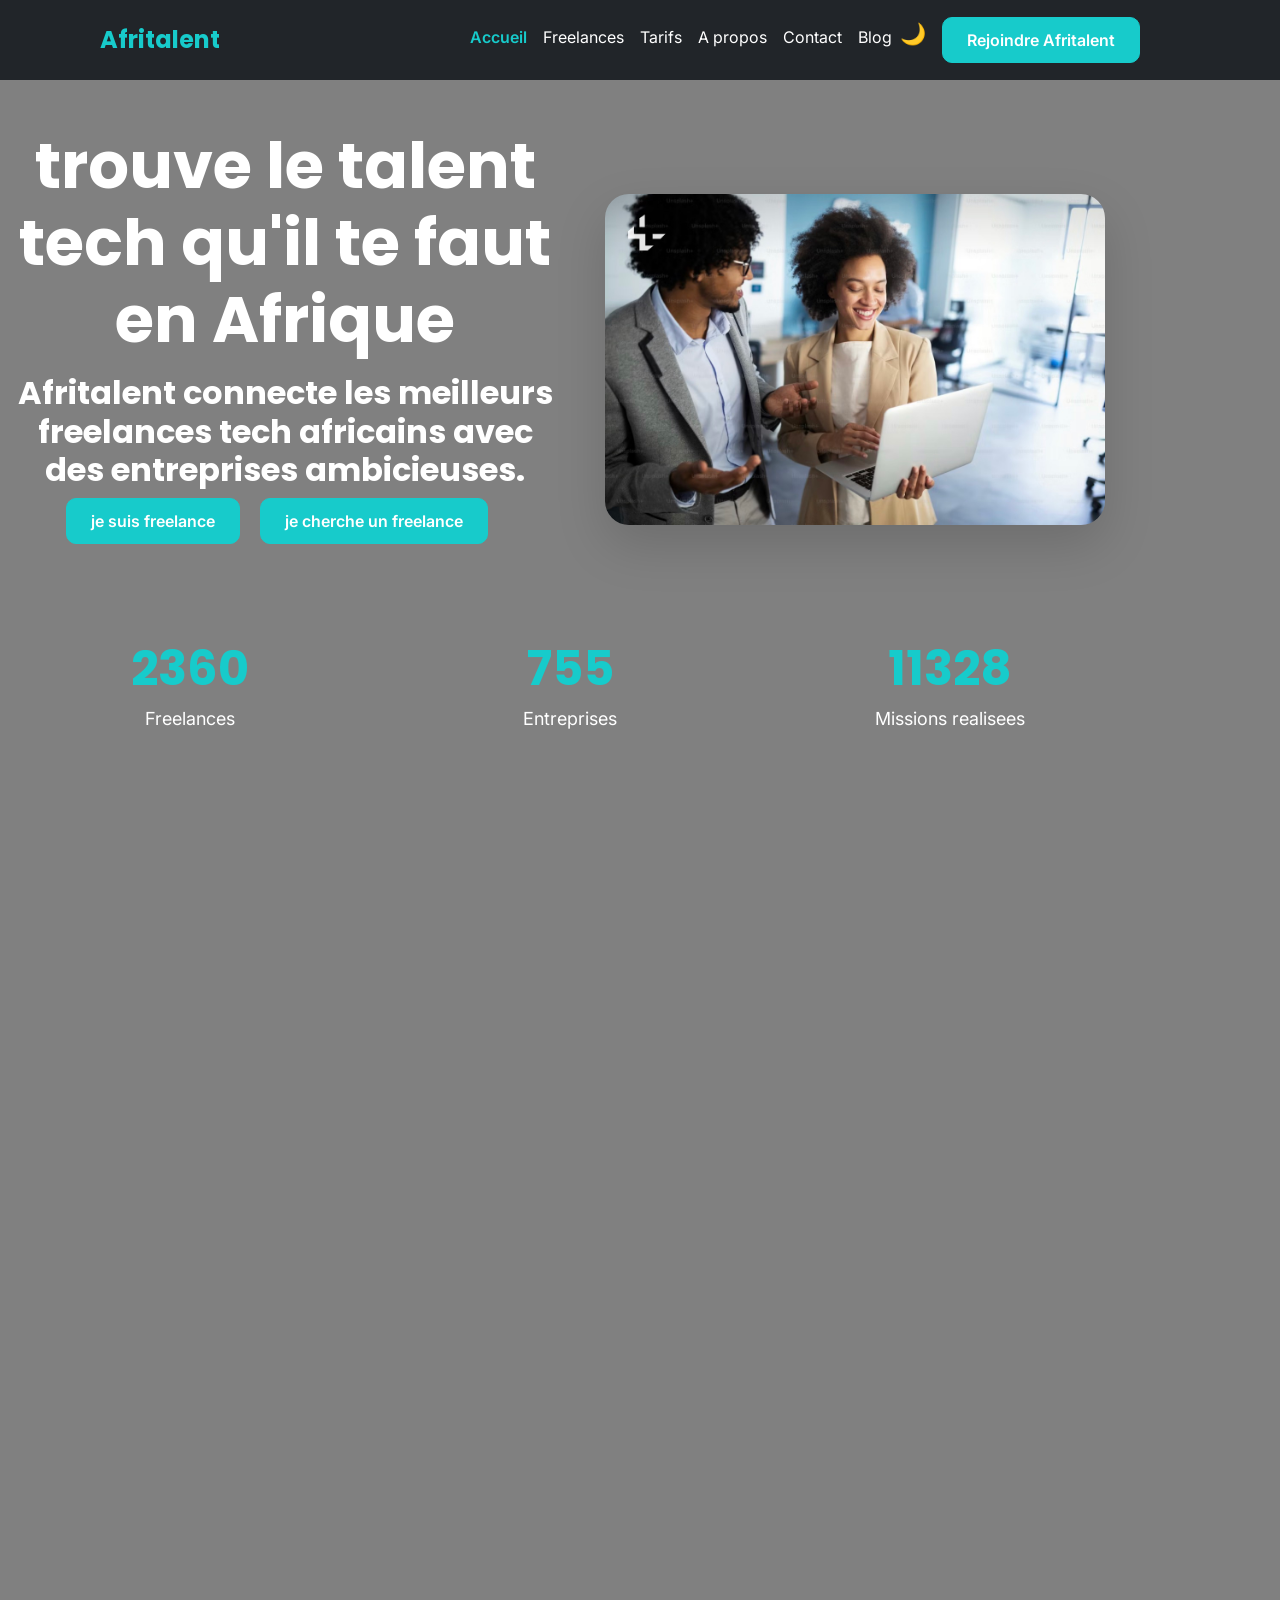
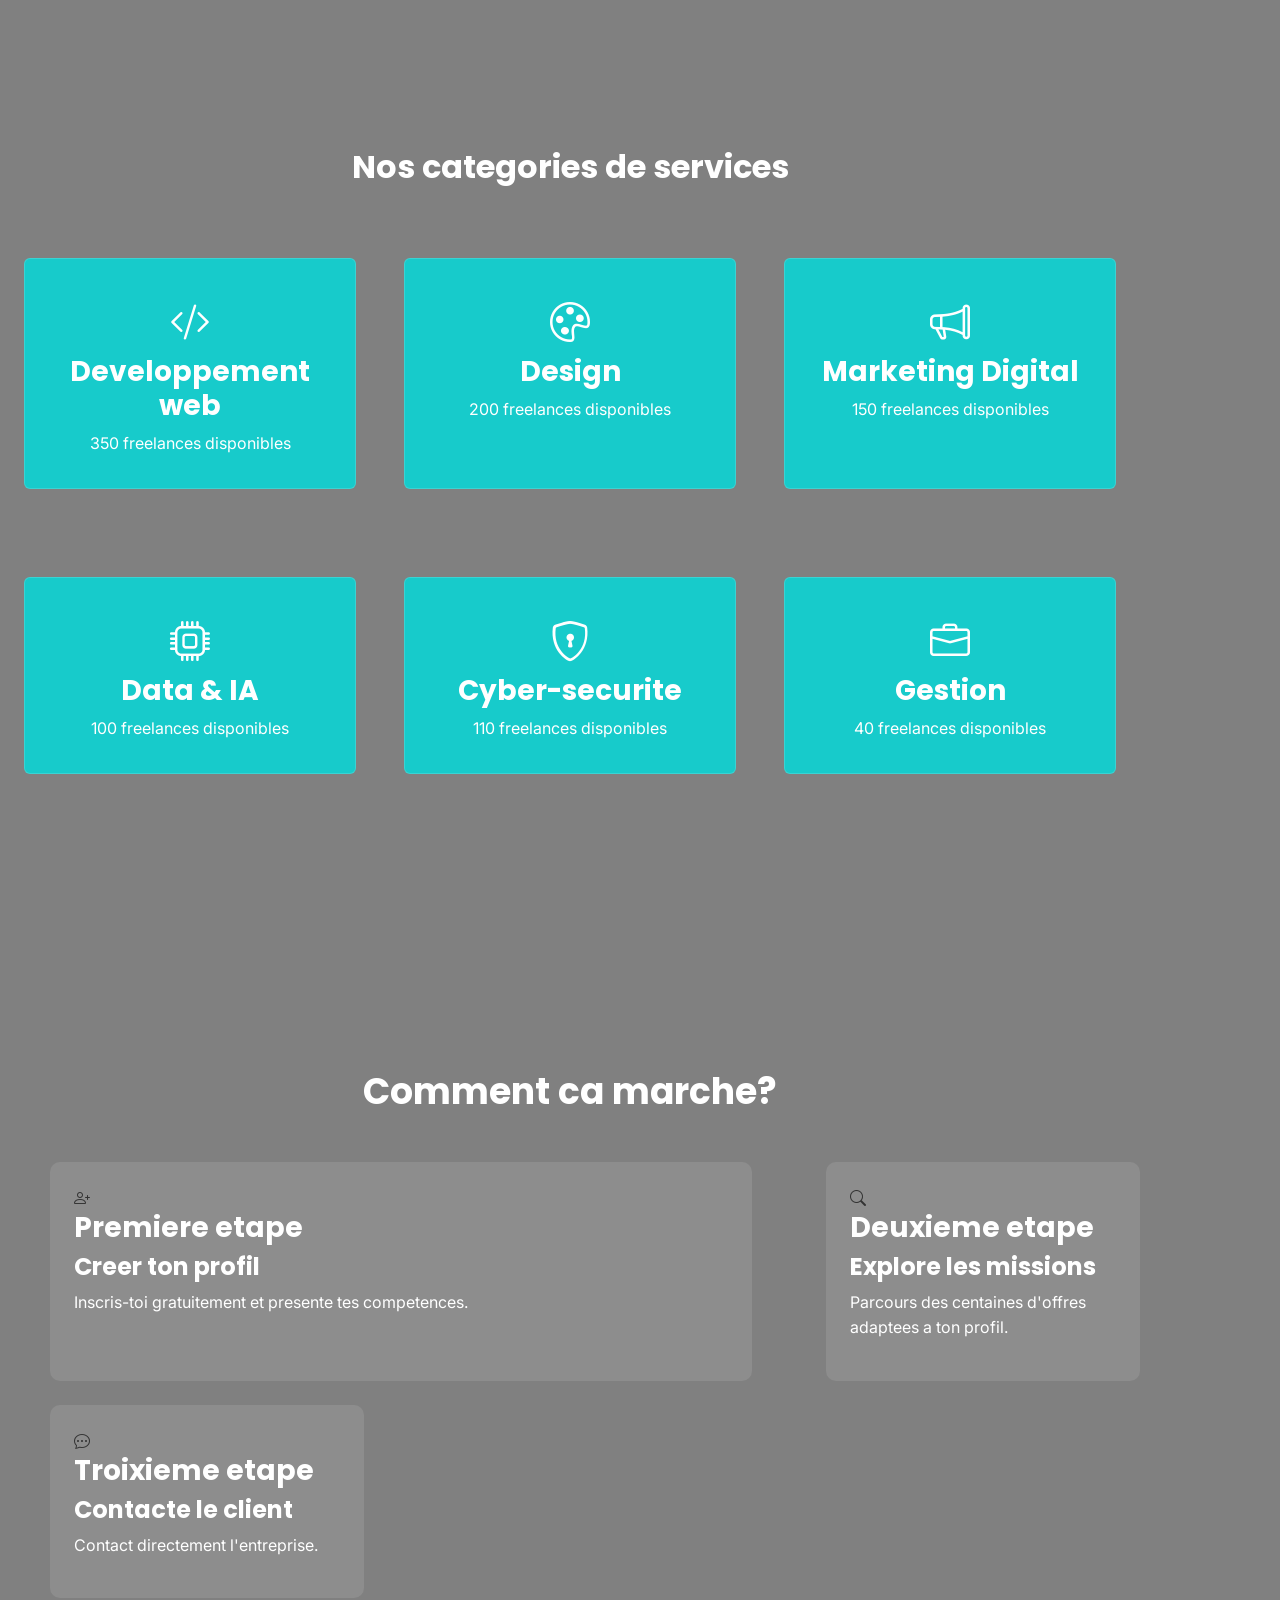
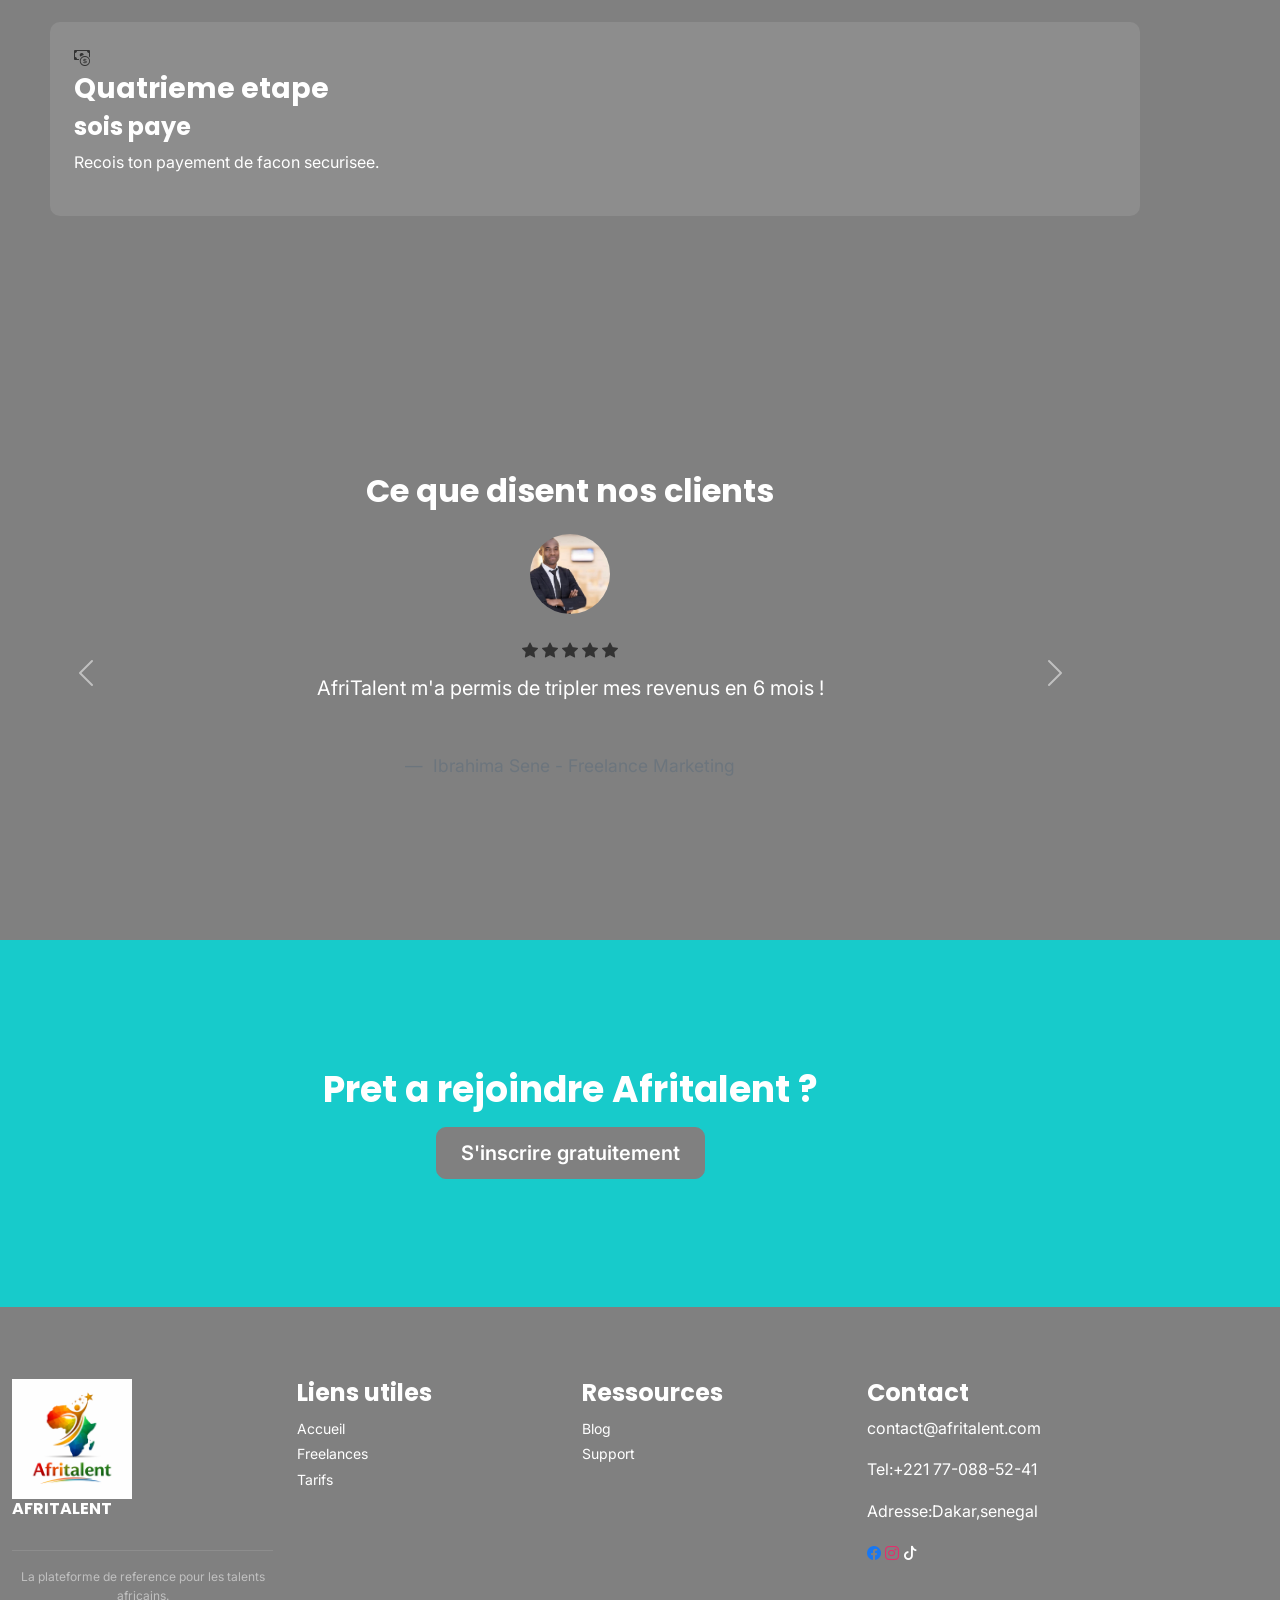
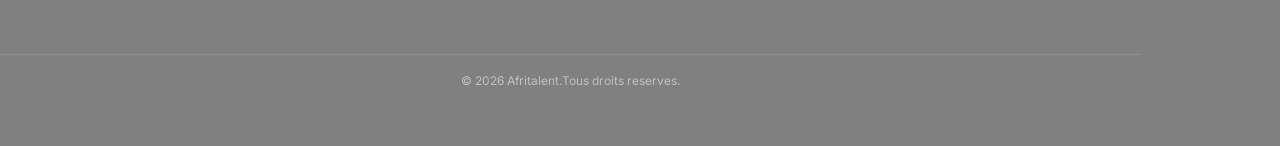
<file: index.html>
<!DOCTYPE html>
<html lang="fr">
<head>
    <meta charset="UTF-8">
    <meta name="viewport" content="width=device-width, initial-scale=1.0">
    <title>Afritalent-Accueil</title>
    <link rel="stylesheet" href="https://fonts.googleapis.com/css2?family=poppins:wght@400;600;700&family=Inter:wght@400;500;600&display=swap">
    <link rel="stylesheet" href="https://cdn.jsdelivr.net/npm/bootstrap@5.3.0/dist/css/bootstrap.min.css">
    <link rel="stylesheet" href="https://cdn.jsdelivr.net/npm/bootstrap-icons@1.11.0/font/bootstrap-icons.css">
    <link rel="stylesheet" href="css/style.css">
</head>
<body>
    <header>
        <nav id="navbar" class="navbar navbar-expand-lg fixed-top navbar-dark bg-dark">
            <div class="container">
                <a class="navbar-brand" href="index.html">Afritalent</a>
                <button class="navbar-toggler" type="button" data-bs-toggle="collapse" data-bs-target="#navMenu" aria-label="toggle navigation">
                    <span class="navbar-toggler-icon"></span>
                </button>
                <div class="collapse navbar-collapse" id="navMenu">
                    <ul class="navbar-nav ms-auto">
                        <li class="nav-item"><a class="nav-link active" href="index.html">Accueil</a></li>
                        <li class="nav-item"><a class="nav-link" href="freelances.html">Freelances</a></li>
                        <li class="nav-item"><a class="nav-link" href="tarifs.html">Tarifs</a></li>
                        <li class="nav-item"><a class="nav-link" href="about.html">A propos</a></li>
                        <li class="nav-item"><a class="nav-link" href="contact.html">Contact</a></li>
                        <li class="nav-item"><a class="nav-link" href="#">Blog</a></li>
                        <li class="nav-item"><button id="darkModeToggle">🌙</button></li>
                        <li class="nav-item"><a class="btn btn-primary ms-3" href="contact.html">Rejoindre Afritalent</a></li>
                    </ul>
                </div>
            </div>
        </nav>
    </header>
    <main>
        <section id="hero">
            <div class="container py-5">
                <div class="row align-items-center">
                    <div class="col-md-6">
                        <h1>trouve le talent tech qu'il te faut en Afrique</h1>
                        <h2>Afritalent connecte les meilleurs freelances tech africains avec des entreprises ambicieuses.</h2>
                        <a href="tarifs.html" class="btn btn-outline-primary"> je suis freelance</a>
                        <a href="freelances.html" class="btn btn-outline-primary">je cherche un freelance</a>
                    </div>
                    <div class="col-md-6">
                        <img src="images/IMG_7585 (1).jpeg" alt="freelance africain travaillant sur un ordinateur" class="img-fluid hero-image">
                    </div>
                </div>
                <div class="row mt-5">
                    <div class="col-md-4">
                        <h3 class="counter" data-target="2500">0</h3>
                        <p>Freelances</p>
                    </div>
                    <div class="col-md-4">
                        <h3 class="counter" data-target="800">0</h3>
                        <p>Entreprises</p>
                    </div>
                    <div class="col-md-4">
                        <h3 class="counter" data-target="12000">0</h3>
                        <p>Missions realisees</p>
                    </div>
                </div>
            </div>
        </section>

        <section id="Categories">
            <div class="container py-5">
                <h2>Nos categories de services</h2>
                <div class="row g-4">
                    <div class="col-md-4 fade-in">
                        <div class="card h-100 text-center p-3">
                            <div class="card-body">
                                <i class="bi bi-code-slash fs-1"></i>
                                <h3 class="card-title">Developpement web</h3>
                                <p class="card-text">350 freelances disponibles</p>
                            </div>
                        </div>
                    </div>
                    <div class="col-md-4 fade-in">
                        <div class="card h-100 text-center p-3">
                            <div class="card-body">
                                <i class="bi bi-palette fs-1"></i>
                                <h3 class="card-title">Design</h3>
                                <p class="card-text">200 freelances disponibles</p>
                            </div>
                        </div>
                    </div>
                    <div class="col-md-4 fade-in">
                        <div class="card h-100 text-center p-3">
                            <div class="card-body">
                                <i class="bi bi-megaphone fs-1"></i>
                                <h3 class="card-title">Marketing Digital</h3>
                                <p class="card-text">150 freelances disponibles</p>
                            </div>
                        </div>
                    </div>
                    <div class="col-md-4 fade-in">
                        <div class="card h-100 text-center p-3">
                            <div class="card-body">
                                <i class="bi bi-cpu fs-1"></i>
                                <h3 class="card-title">Data & IA</h3>
                                <p class="card-text">100 freelances disponibles</p>
                            </div>
                        </div>
                    </div>
                    <div class="col-md-4 fade-in">
                        <div class="card h-100 text-center p-3">
                            <div class="card-body">
                                <i class="bi bi-shield-lock fs-1"></i>
                                <h3 class="card-title">Cyber-securite</h3>
                                <p class="card-text">110 freelances disponibles</p>
                            </div>
                        </div>
                    </div>
                    <div class="col-md-4 fade-in">
                        <div class="card h-100 text-center p-3">
                            <div class="card-body">
                                <i class="bi bi-briefcase fs-1"></i>
                                <h3 class="card-title">Gestion</h3>
                                <p class="card-text">40 freelances disponibles</p>
                            </div>
                        </div>
                    </div>
                </div>
            </div>
        </section>

        <section id="comment-ca-marche">
            <div class="container py-5">
                <h2>Comment ca marche?</h2>
                <div class="bento-grid">
                    <div class="bento-card bento-large">
                        <i class="bi bi-person-plus"></i>
                        <h3>Premiere etape</h3>
                        <h4>Creer ton profil</h4>
                        <p>Inscris-toi gratuitement et presente tes competences.</p>
                    </div>
                    <div class="bento-card">
                        <i class="bi bi-search"></i>
                        <h3>Deuxieme etape</h3>
                        <h4>Explore les missions</h4>
                        <p>Parcours des centaines d'offres adaptees a ton profil.</p>
                    </div>
                    <div class="bento-card">
                        <i class="bi bi-chat-dots"></i>
                        <h3>Troixieme etape</h3>
                        <h4>Contacte le client</h4>
                        <p>Contact directement l'entreprise.</p>
                    </div>
                    <div class="bento-card bento-wide">
                        <i class="bi bi-cash-coin"></i>
                        <h3>Quatrieme etape</h3>
                        <h4>sois paye</h4>
                        <p>Recois ton payement de facon securisee.</p>
                    </div>
                </div>
            </div>
        </section>

        <section id="temoignages">
            <div class="container py-5">
                <h2 class="text-center mb-4">Ce que disent nos clients</h2>

            <div id="carouselTemoignages" class="carousel slide text-center" data-bs-ride="carousel">

                <div class="carousel-inner">

                        <!-- Témoignage 1 -->
                        <div class="carousel-item active">
                            <img src="images/IMG_7587.jpeg" alt="Photo de Ibrahima Sene" width="80" class="rounded-circle">

                            <div class="my-2">
                                <i class="bi bi-star-fill"></i>
                                <i class="bi bi-star-fill"></i>
                                <i class="bi bi-star-fill"></i>
                                <i class="bi bi-star-fill"></i>
                                <i class="bi bi-star-fill"></i>
                            </div>

                            <blockquote class="blockquote">
                                <p>AfriTalent m'a permis de tripler mes revenus en 6 mois !</p>
                                <footer class="blockquote-footer">
                                 Ibrahima Sene - Freelance Marketing
                                </footer>
                            </blockquote>
                        </div>

                        <!-- Témoignage 2 -->
                        <div class="carousel-item">
                            <img src="images/IMG_7588.jpeg" alt="Photo de Seydina Sow" width="80" class="rounded-circle">

                            <div class="my-2">
                                <i class="bi bi-star-fill"></i>
                                <i class="bi bi-star-fill"></i>
                                <i class="bi bi-star-fill"></i>
                                <i class="bi bi-star-fill"></i>
                                <i class="bi bi-star-fill"></i>
                            </div>

                            <blockquote class="blockquote">
                                <p>On a trouvé un développeur excellent en moins de 48h.</p>
                                <footer class="blockquote-footer">
                                    Seydina Sow - Freelance Data Analyst
                                </footer>
                            </blockquote>
                        </div>

                        <!-- Témoignage 3 -->
                        <div class="carousel-item">
                            <img src="images/IMG_7581.jpeg" alt="Photo de Elhadj Malick" width="80" class="rounded-circle">

                            <div class="my-2">
                                <i class="bi bi-star-fill"></i>
                                <i class="bi bi-star-fill"></i>
                                <i class="bi bi-star-fill"></i>
                                <i class="bi bi-star-fill"></i>
                             <i class="bi bi-star-fill"></i>
                            </div>

                            <blockquote class="blockquote">
                                <p>La meilleure plateforme pour les talents africains.</p>
                                <footer class="blockquote-footer">
                                    Elhadj Malick
                                </footer>
                            </blockquote>
                        </div>

                    </div>

            
                    <button class="carousel-control-prev" type="button"
                            data-bs-target="#carouselTemoignages"
                            data-bs-slide="prev">
                        <span class="carousel-control-prev-icon"></span>
                        <span class="visually-hidden">Précédent</span>
                    </button>

            
                    <button class="carousel-control-next" type="button"
                            data-bs-target="#carouselTemoignages"
                            data-bs-slide="next">
                        <span class="carousel-control-next-icon"></span>
                        <span class="visually-hidden">Suivant</span>
                    </button>

                </div>
            </div>
        </section>

        <section id="cta">
            <div class="container py-5 text-center">
                <h2>Pret a rejoindre Afritalent ?</h2>
                <a href="contact.html" class="btn btn-outline-primary btn-lg">S'inscrire gratuitement</a>
            </div>
        </section>
    </main>
    <footer class="fade-in">
        <div class="container py-4">
            <div class="row">
                <div class="col-md-3 fade-in">
                    <img src="images/DC664157-3EB7-4E74-A8DB-6AE48C035BEC.png" alt="logo Afritalent" width="120">
                    <h5>Afritalent</h5>
                    <p>La plateforme de reference pour les talents africains.</p>
                </div>
                <div class="col-md-3 fade-in">
                    <h4>Liens utiles</h4>
                    <ul>
                        <li><a href="index.html">Accueil</a></li>
                        <li><a href="freelances.html">Freelances</a></li>
                        <li><a href="tarifs.html">Tarifs</a></li>
                    </ul>
                </div>
                <div class="col-md-3 fade-in">
                    <h4>Ressources</h4>
                    <ul>
                        <li><a href="#">Blog</a></li>
                        <li><a href="#">Support</a></li>
                    </ul>
                </div>
                <div class="col-md-3 fade-in">
                    <h4>Contact</h4>
                    <p>contact@afritalent.com</p>
                    <p>Tel:+221 77-088-52-41</p>
                    <p>Adresse:Dakar,senegal</p>
                    <a href="#"><i class="bi bi-facebook"></i></a>
                    <a href="#"><i class="bi bi-instagram"></i></a>
                    <a href="#"><i class="bi bi-tiktok"></i></a>
                </div>
            </div>
            <p>&copy; <span id="annee"></span> Afritalent.Tous droits reserves.</p>
        </div>
    </footer>
    <button id="backToTop"><i class="bi bi-arrow-up"></i></button>
    <script src="https://cdn.jsdelivr.net/npm/bootstrap@5.3.0/dist/js/bootstrap.bundle.min.js"></script>
    <script src="js/main.js"></script>
</body>
</html>
</file>
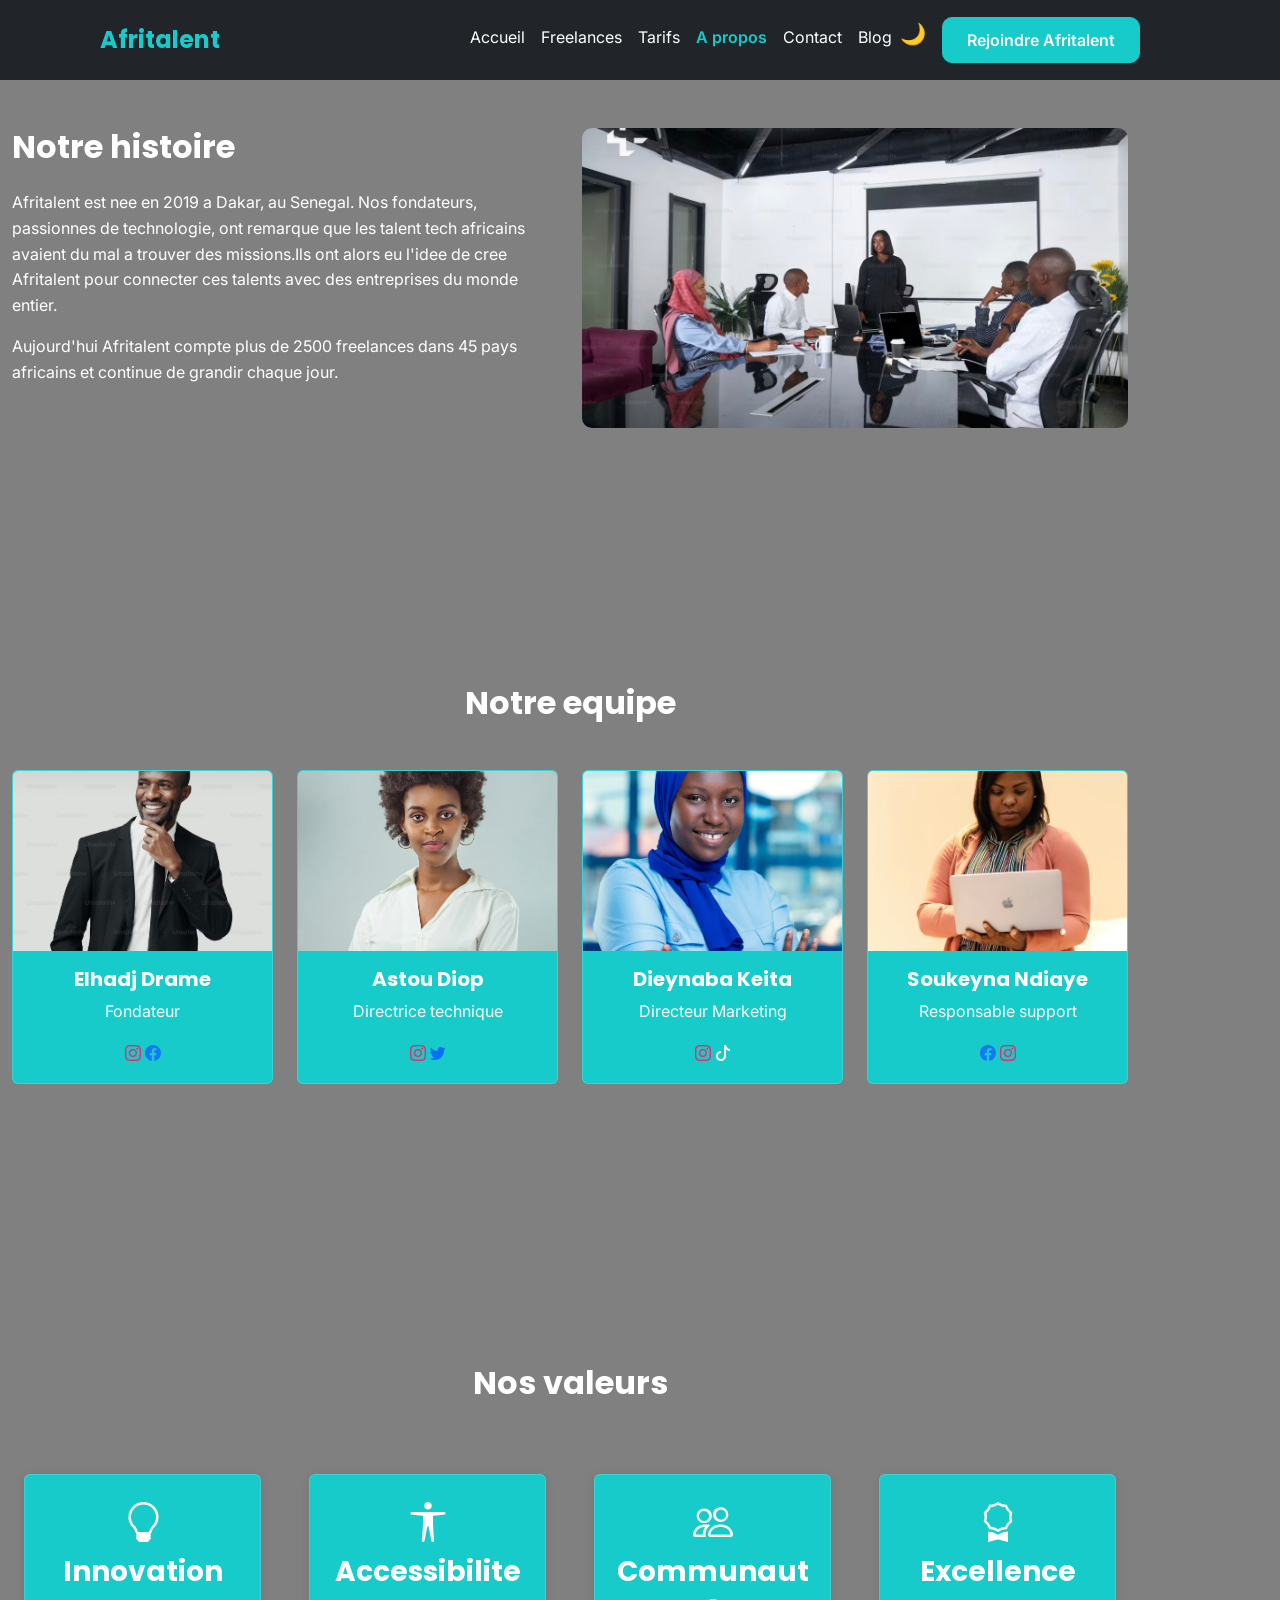
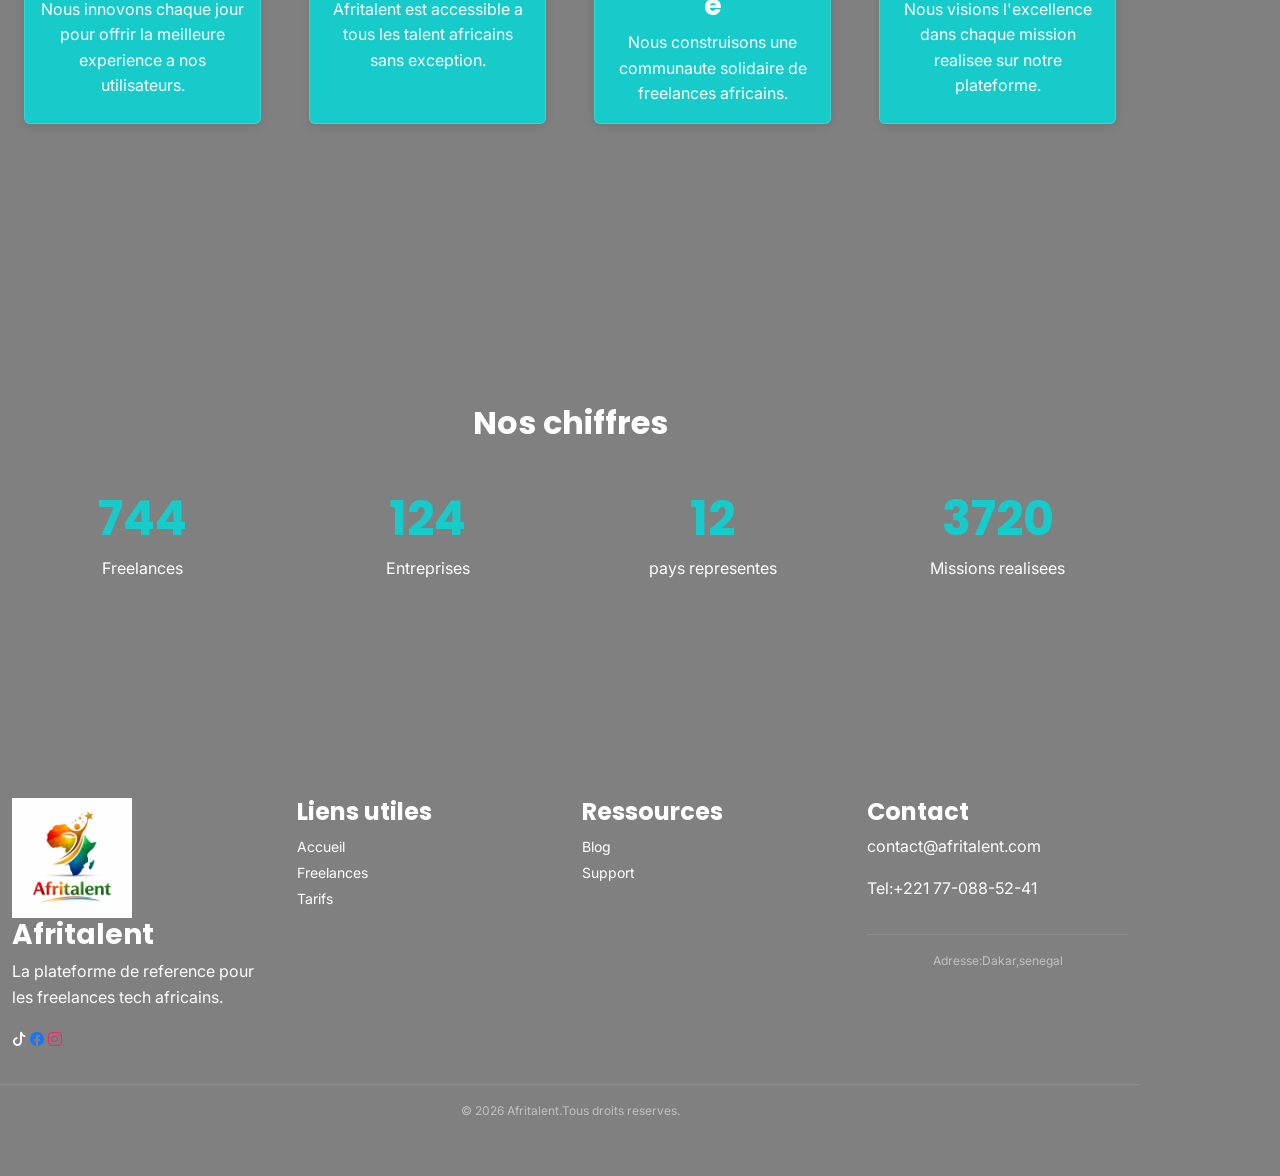
<file: about.html>
<!DOCTYPE html>
<html lang="fr">
<head>
    <meta charset="UTF-8">
    <meta name="viewport" content="width=device-width, initial-scale=1.0">
    <title>Afritalent-A propos</title>
    <link rel="stylesheet" href="https://fonts.googleapis.com/css2?family=poppins:wght@400;600;700&family=Inter:wght@400;500;600&display=swap">
    <link rel="stylesheet" href="https://cdn.jsdelivr.net/npm/bootstrap@5.3.0/dist/css/bootstrap.min.css">
    <link rel="stylesheet" href="https://cdn.jsdelivr.net/npm/bootstrap-icons@1.11.3/font/bootstrap-icons.css">
    <link rel="stylesheet" href="css/style.css">
</head>
<body>
    <header>
        <nav id="navbar" class="navbar navbar-expand-lg fixed-top navbar-dark bg-dark">
            <div class="container">
                <a class="navbar-brand" href="index.html">Afritalent</a>
                <button class="navbar-toggler" type="button" data-bs-toggle="collapse" data-bs-target="#navMenu" aria-label="toggle navigation">
                    <span class="navbar-toggler-icon"></span>
                </button>
                <div class="collapse navbar-collapse" id="navMenu">
                    <ul class="navbar-nav ms-auto">
                        <li class="nav-item"><a class="nav-link" href="index.html">Accueil</a></li>
                        <li class="nav-item"><a class="nav-link" href="freelances.html">Freelances</a></li>
                        <li class="nav-item"><a class="nav-link" href="tarifs.html">Tarifs</a></li>
                        <li class="nav-item"><a class="nav-link active" href="about.html">A propos</a></li>
                        <li class="nav-item"><a class="nav-link" href="contact.html">Contact</a></li>
                        <li class="nav-item"><a class="nav-link" href="#">Blog</a></li>
                        <li class="nav-item"><button id="darkModeToggle">🌙</button></li>
                        <li class="nav-item"><a class="btn btn-primary ms-3" href="contact.html">Rejoindre Afritalent</a></li>
                    </ul>
                </div>
            </div>
        </nav>
    </header>
    <main>
        <section id="histoire">
            <div class="container py-5">
                <div class="row">
                    <div class="col-md-6">
                        <h2>Notre histoire</h2>
                        <p>Afritalent est nee en 2019 a Dakar, au Senegal. Nos fondateurs, passionnes de technologie, ont remarque que les talent tech africains avaient du mal a trouver des missions.Ils ont alors eu l'idee de cree Afritalent pour connecter ces talents avec des entreprises du monde entier.</p>
                        <p>Aujourd'hui Afritalent compte plus de 2500 freelances dans 45 pays africains et continue de grandir chaque jour.</p>
                    </div>
                    <div class="col-md-6">
                        <img src="images/IMG_7586.jpeg" alt="histoire Afritalent" class="img-fluid">
                    </div>
                </div>
            </div>
        </section>
        <section id="equipe">
            <div class="container py-5">
                <h2>Notre equipe</h2>
                <div class="row">
                    <div class="col-md-3 fade-in">
                        <div class="card">
                            <img src="images/IMG_7590.jpg" class="card-img-top" alt="Elhadj Drame">
                            <div class="card-body text-center">
                                <h5>Elhadj Drame</h5>
                                <p>Fondateur</p>
                                <a href="#"><i class="bi bi-instagram"></i></a>
                                <a href="#"><i class="bi bi-facebook"></i></a>
                            </div>
                        </div>
                    </div>
                    <div class="col-md-3 fade-in">
                        <div class="card">
                            <img src="images/IMG_7584.jpg" class="card-img-top" alt="Astou Diop">
                            <div class="card-body text-center">
                                <h5>Astou Diop</h5>
                                <p>Directrice technique</p>
                                <a href="#"><i class="bi bi-instagram"></i></a>
                                <a href="#"><i class="bi bi-twitter"></i></a>
                            </div>
                        </div>
                    </div>
                    <div class="col-md-3 fade-in">
                        <div class="card">
                            <img src="images/IMG_7701.jpg" class="card-img-top" alt="Dieynaba Keita">
                            <div class="card-body text-center">
                                <h5>Dieynaba Keita</h5>
                                <p>Directeur Marketing</p>
                                <a href="#"><i class="bi bi-instagram"></i></a>
                                <a href="#"><i class="bi bi-tiktok"></i></a>
                            </div>
                        </div>
                    </div>
                    <div class="col-md-3 fade-in">
                        <div class="card">
                            <img src="images/IMG_7593.jpg" class="card-img-top" alt="Soukeyna Ndiaye">
                            <div class="card-body text-center">
                                <h5>Soukeyna Ndiaye</h5>
                                <p>Responsable support</p>
                                <a href="#"><i class="bi bi-facebook"></i></a>
                                <a href="#"><i class="bi bi-instagram"></i></a>
                            </div>
                        </div>
                    </div>
                </div>
            </div>
        </section>
        <section id="valeurs">
            <div class="container py-5">
                <h2>Nos valeurs</h2>
                <div class="row">
                    <div class="col-md-3">
                        <div class="card h-100 carte-valeur">
                            <div class="card-body text-center">
                                <i class="bi bi-lightbulb fs-1 mb-3"></i>
                                <h3 class="card-title">Innovation</h3>
                                <p class="card-text">Nous innovons chaque jour pour offrir la meilleure experience a nos utilisateurs.</p>
                            </div>
                        </div>
                    </div>
                    <div class="col-md-3">
                        <div class="card h-100 carte-valeur">
                            <div class="card-body text-center">
                                <i class="bi bi-universal-access fs-1 mb-3"></i>
                                <h3 class="card-title">Accessibilite</h3>
                                <p class="card-text">Afritalent est accessible a tous les talent africains sans exception.</p>
                            </div>
                        </div>
                    </div>
                    <div class="col-md-3">
                        <div class="card h-100 carte-valeur">
                            <div class="card-body text-center">
                                <i class="bi bi-people fs-1 mb-3"></i>
                                <h3 class="card-title">Communaute</h3>
                                <p class="card-text">Nous construisons une communaute solidaire de freelances africains.</p>
                            </div>
                        </div>
                    </div>
                    <div class="col-md-3">
                        <div class="card h-100 carte-valeur">
                            <div class="card-body text-center">
                                <i class="bi bi-award fs-1 mb-3"></i>
                                <h3 class="card-title">Excellence</h3>
                                <p class="card-text">Nous visions l'excellence dans chaque mission realisee sur notre plateforme.</p>
                            </div>
                        </div>
                    </div>
                </div>
            </div>
        </section>
        <section id="chiffres">
            <div class="container py-5 text-center">
                <h2>Nos chiffres</h2>
                <div class="row">
                    <div class="col-md-3">
                        <h3 class="counter" data-target="3000">0</h3>
                        <p>Freelances</p>
                    </div>
                    <div class="col-md-3">
                        <h3 class="counter" data-target="500">0</h3>
                        <p>Entreprises</p>
                    </div>
                    <div class="col-md-3">
                        <h3 class="counter" data-target="50">0</h3>
                        <p>pays representes</p>
                    </div>
                    <div class="col-md-3">
                        <h3 class="counter" data-target="15000">0</h3>
                        <p>Missions realisees</p>
                    </div>
                </div>
            </div>
        </section>
    </main>
    <footer class="fade-in">
        <div class="container py-4">
            <div class="row">
                <div class="col-md-3 fade-in">
                    <img src="images/DC664157-3EB7-4E74-A8DB-6AE48C035BEC.png" alt="logo Afritalent" width="120">
                    <h3>Afritalent</h3>
                    <p>La plateforme de reference pour les freelances tech africains.</p>
                    <a href="#"><i class="bi bi-tiktok"></i></a>
                    <a href="#"><i class="bi bi-facebook"></i></a>
                    <a href="#"><i class="bi bi-instagram"></i></a>
                </div>
                <div class="col-md-3 fade-in">
                    <h4>Liens utiles</h4>
                    <ul>
                        <li><a href="index.html">Accueil</a></li>
                        <li><a href="freelances.html">Freelances</a></li>
                        <li><a href="tarifs.html">Tarifs</a></li>
                    </ul>
                </div>
                <div class="col-md-3 fade-in">
                    <h4>Ressources</h4>
                    <ul>
                        <li><a href="#">Blog</a></li>
                        <li><a href="#">Support</a></li>
                    </ul>
                </div>
                <div class="col-md-3 fade-in">
                    <h4>Contact</h4>
                    <p>contact@afritalent.com</p>
                    <p>Tel:+221 77-088-52-41</p>
                    <p>Adresse:Dakar,senegal</p>
                </div>
            </div>
            <p>&copy; <span id="annee"></span> Afritalent.Tous droits reserves.</p>
        </div>
    </footer>
    <button id="backToTop"><i class="bi bi-arrow-up"></i></button>
    <script src="https://cdn.jsdelivr.net/npm/bootstrap@5.3.0/dist/js/bootstrap.bundle.min.js"></script>
    <script src="js/main.js"></script>
</body>
</html>
</file>
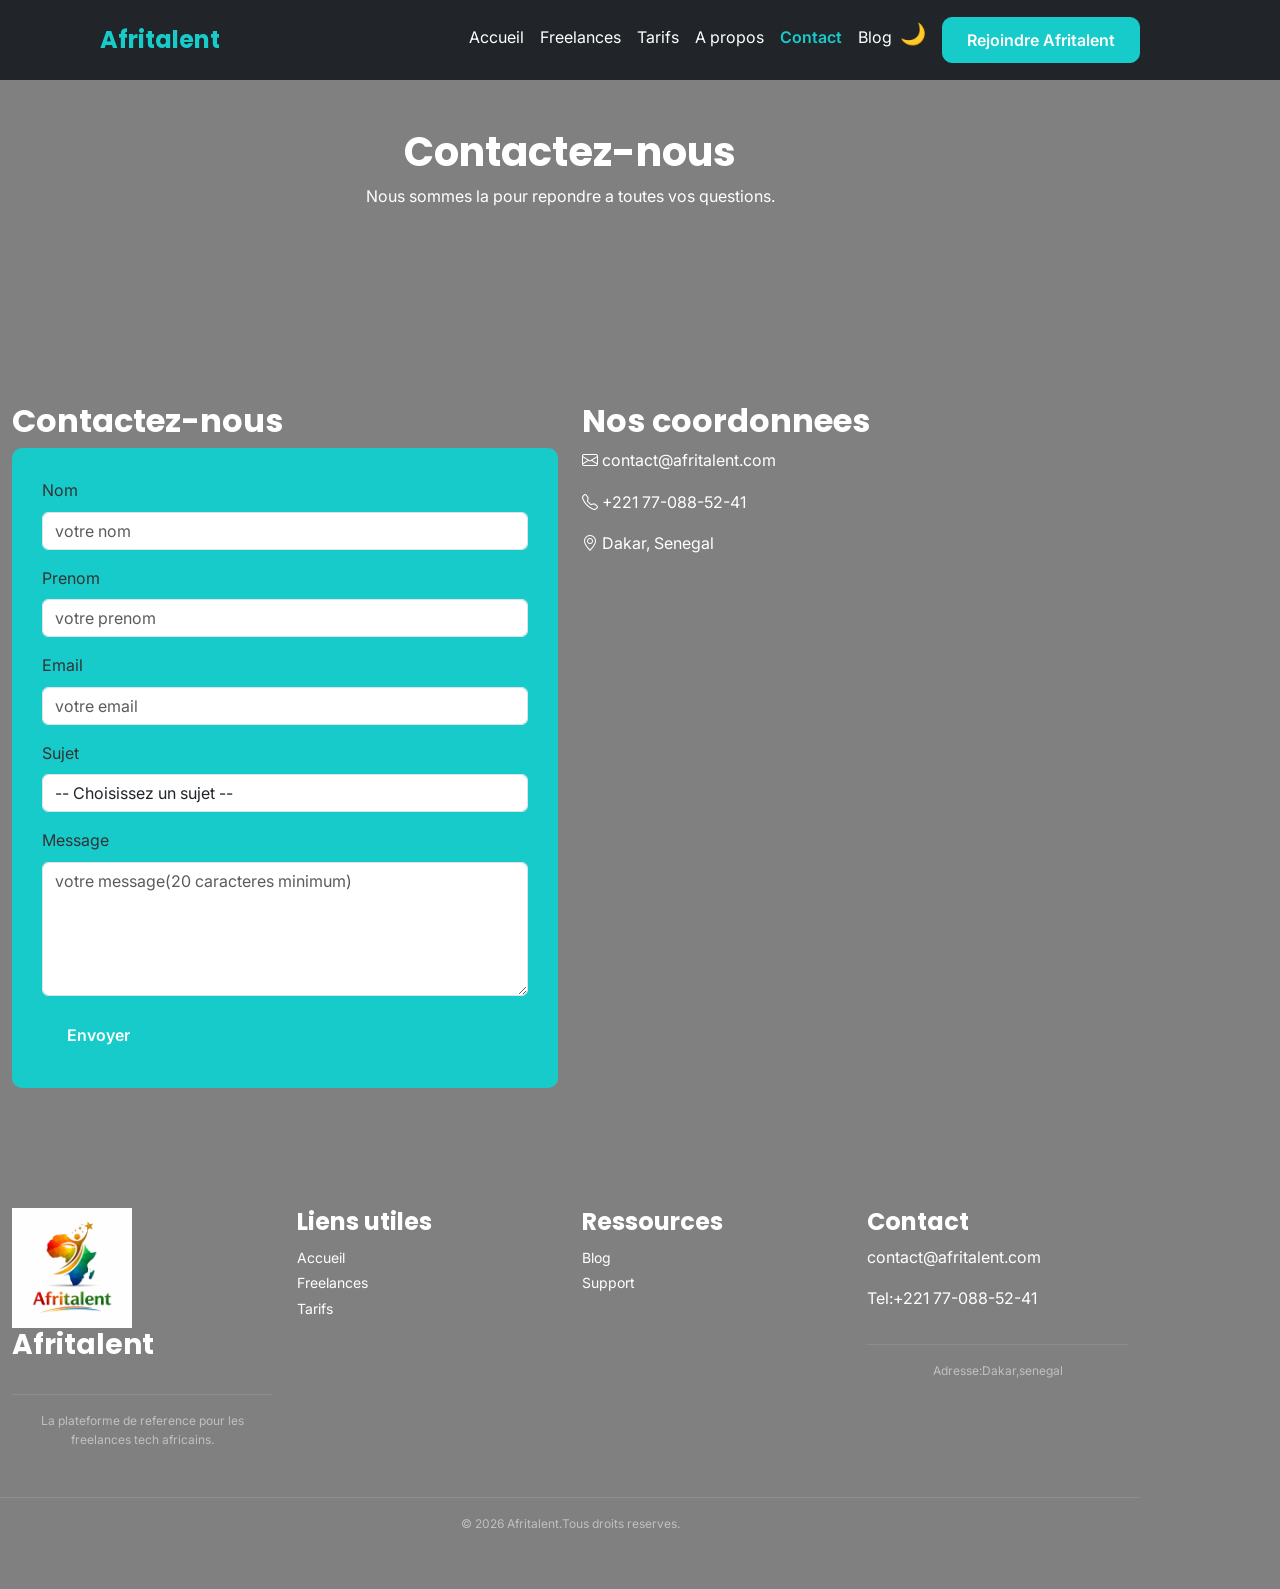
<file: contact.html>
<!DOCTYPE html>
<html lang="fr">
<head>
    <meta charset="UTF-8">
    <meta name="viewport" content="width=device-width, initial-scale=1.0">
    <title>Afritalent-Contact</title>
    <link rel="stylesheet" href="https://fonts.googleapis.com/css2?family=poppins:wght@400;600;700&family=Inter:wght@400;500;600&display=swap">
    <link rel="stylesheet" href="https://cdn.jsdelivr.net/npm/bootstrap@5.3.0/dist/css/bootstrap.min.css">
    <link rel="stylesheet" href="https://cdn.jsdelivr.net/npm/bootstrap-icons@1.11.3/font/bootstrap-icons.css">
    <link rel="stylesheet" href="css/style.css">
</head>
<body>
    <header>
        <nav id="navbar" class="navbar navbar-expand-lg fixed-top navbar-dark bg-dark">
            <div class="container">
                <a class="navbar-brand" href="index.html">Afritalent</a>
                <button class="navbar-toggler" type="button" data-bs-toggle="collapse" data-bs-target="#navMenu" aria-label="toggle navigation">
                    <span class="navbar-toggler-icon"></span>
                </button>
                <div class="collapse navbar-collapse" id="navMenu">
                    <ul class="navbar-nav ms-auto">
                        <li class="nav-item"><a class="nav-link" href="index.html">Accueil</a></li>
                        <li class="nav-item"><a class="nav-link" href="freelances.html">Freelances</a></li>
                        <li class="nav-item"><a class="nav-link" href="tarifs.html">Tarifs</a></li>
                        <li class="nav-item"><a class="nav-link" href="about.html">A propos</a></li>
                        <li class="nav-item"><a class="nav-link active" href="contact.html">Contact</a></li>
                        <li class="nav-item"><a class="nav-link" href="#">Blog</a></li>
                        <li class="nav-item"><button id="darkModeToggle">🌙</button></li>
                        <li class="nav-item"><a class="btn btn-primary ms-3" href="contact.html">Rejoindre Afritalent</a></li>
                    </ul>
                </div>
            </div>
        </nav>
    </header>
    <main>
        <section id="titre">
            <div class="container py-5">
                <h1>Contactez-nous</h1>
                <p>Nous sommes la pour repondre a toutes vos questions.</p>
            </div>
        </section>
        <section id="contact-form">
            <div class="container py-5">
                <div class="row">
                    <div class="col-md-6">
                        <h2>Contactez-nous</h2>
                        <form id="formulaire">
                            <div class="mb-3">
                                <label for="nom" class="form-label">Nom</label>
                                <input type="text" id="nom" class="form-control" placeholder="votre nom">
                                <div class="erreur" id="erreur-Nom"></div>
                            </div>
                            <div class="mb-3">
                                <label for="prenom" class="form-label">Prenom</label>
                                <input type="text" id="prenom" class="form-control" placeholder="votre prenom">
                                <div class="erreur" id="erreur-Prenom"></div>
                            </div>
                            <div class="mb-3">
                                <label for="email" class="form-label">Email</label>
                                <input type="email" id="email" class="form-control" placeholder="votre email">
                                <div class="erreur" id="erreur-Email"></div>
                            </div>
                            <div class="mb-3">
                                <label for="sujet" class="form-label">Sujet</label>
                                <select id="sujet" class="form-control">
                                    <option value="">-- Choisissez un sujet --</option>
                                    <option value="support">Support</option>
                                    <option value="partenaire">Partenaire</option>
                                    <option value="autre">Autre</option>
                                </select>
                                <div class="erreur" id="erreur-Sujet"></div>
                            </div>
                            <div class="mb-3">
                                <label for="message" class="form-label">Message</label>
                                <textarea id="message" class="form-control" rows="5" placeholder="votre message(20 caracteres minimum)"></textarea>
                                <div class="erreur" id="erreur-Message"></div>
                            </div>
                            <button type="submit" id="btnEnvoyer" class="btn btn-primary">Envoyer</button>
                            <div id="messagesucces" class="alert alert-success mt-3" style="display: none;">Votre message a ete envoye avec succes!</div>
                        </form>
                    </div>
                    <div class="col-md-6">
                        <h2>Nos coordonnees</h2>
                        <p><i class="bi bi-envelope"></i> contact@afritalent.com</p>
                        <p><i class="bi bi-telephone"></i> +221 77-088-52-41</p>
                        <p><i class="bi bi-geo-alt"></i> Dakar, Senegal</p>
                        <iframe src="https://www.google.com/maps/embed?pb=!1m18!1m12!1m3!1d246977.84005254295!2d-17.630646107954014!3d14.71096622149036!2m3!1f0!2f0!3f0!3m2!1i1024!2i768!4f13.1!3m3!1m2!1s0xec172f5b3c5bb71%3A0xb17c17d92d5db21f!2sDakar!5e0!3m2!1sfr!2ssn!4v1775868133284!5m2!1sfr!2ssn" width="100%" height="450" frameborder="0" allowfullscreen="" loading="lazy" referrerpolicy="no-referrer-when-downgrade" title="Carte Afritalent Dakar"></iframe>
                    </div>
                </div>
            </div>
        </section>
    </main>
    <footer class="fade-in">
        <div class="container py-4">
            <div class="row">
                <div class="col-md-3 fade-in">
                    <img src="images/DC664157-3EB7-4E74-A8DB-6AE48C035BEC.png" alt="logo Afritalent" width="120">
                    <h3>Afritalent</h3>
                    <p>La plateforme de reference pour les freelances tech africains.</p>
                </div>
                <div class="col-md-3 fade-in">
                    <h4>Liens utiles</h4>
                    <ul>
                        <li><a href="index.html">Accueil</a></li>
                        <li><a href="freelances.html">Freelances</a></li>
                        <li><a href="tarifs.html">Tarifs</a></li>
                    </ul>
                </div>
                <div class="col-md-3 fade-in">
                    <h4>Ressources</h4>
                    <ul>
                        <li><a href="#">Blog</a></li>
                        <li><a href="#">Support</a></li>
                    </ul>
                </div>
                <div class="col-md-3 fade-in">
                    <h4>Contact</h4>
                    <p>contact@afritalent.com</p>
                    <p>Tel:+221 77-088-52-41</p>
                    <p>Adresse:Dakar,senegal</p>
                </div>
            </div>
            <p>&copy; <span id="annee"></span> Afritalent.Tous droits reserves.</p>
        </div>
    </footer>
    <button id="backToTop"><i class="bi bi-arrow-up"></i></button>
    <script src="https://cdn.jsdelivr.net/npm/bootstrap@5.3.0/dist/js/bootstrap.bundle.min.js"></script>
    <script src="js/main.js"></script>
</body>
</html>
</file>
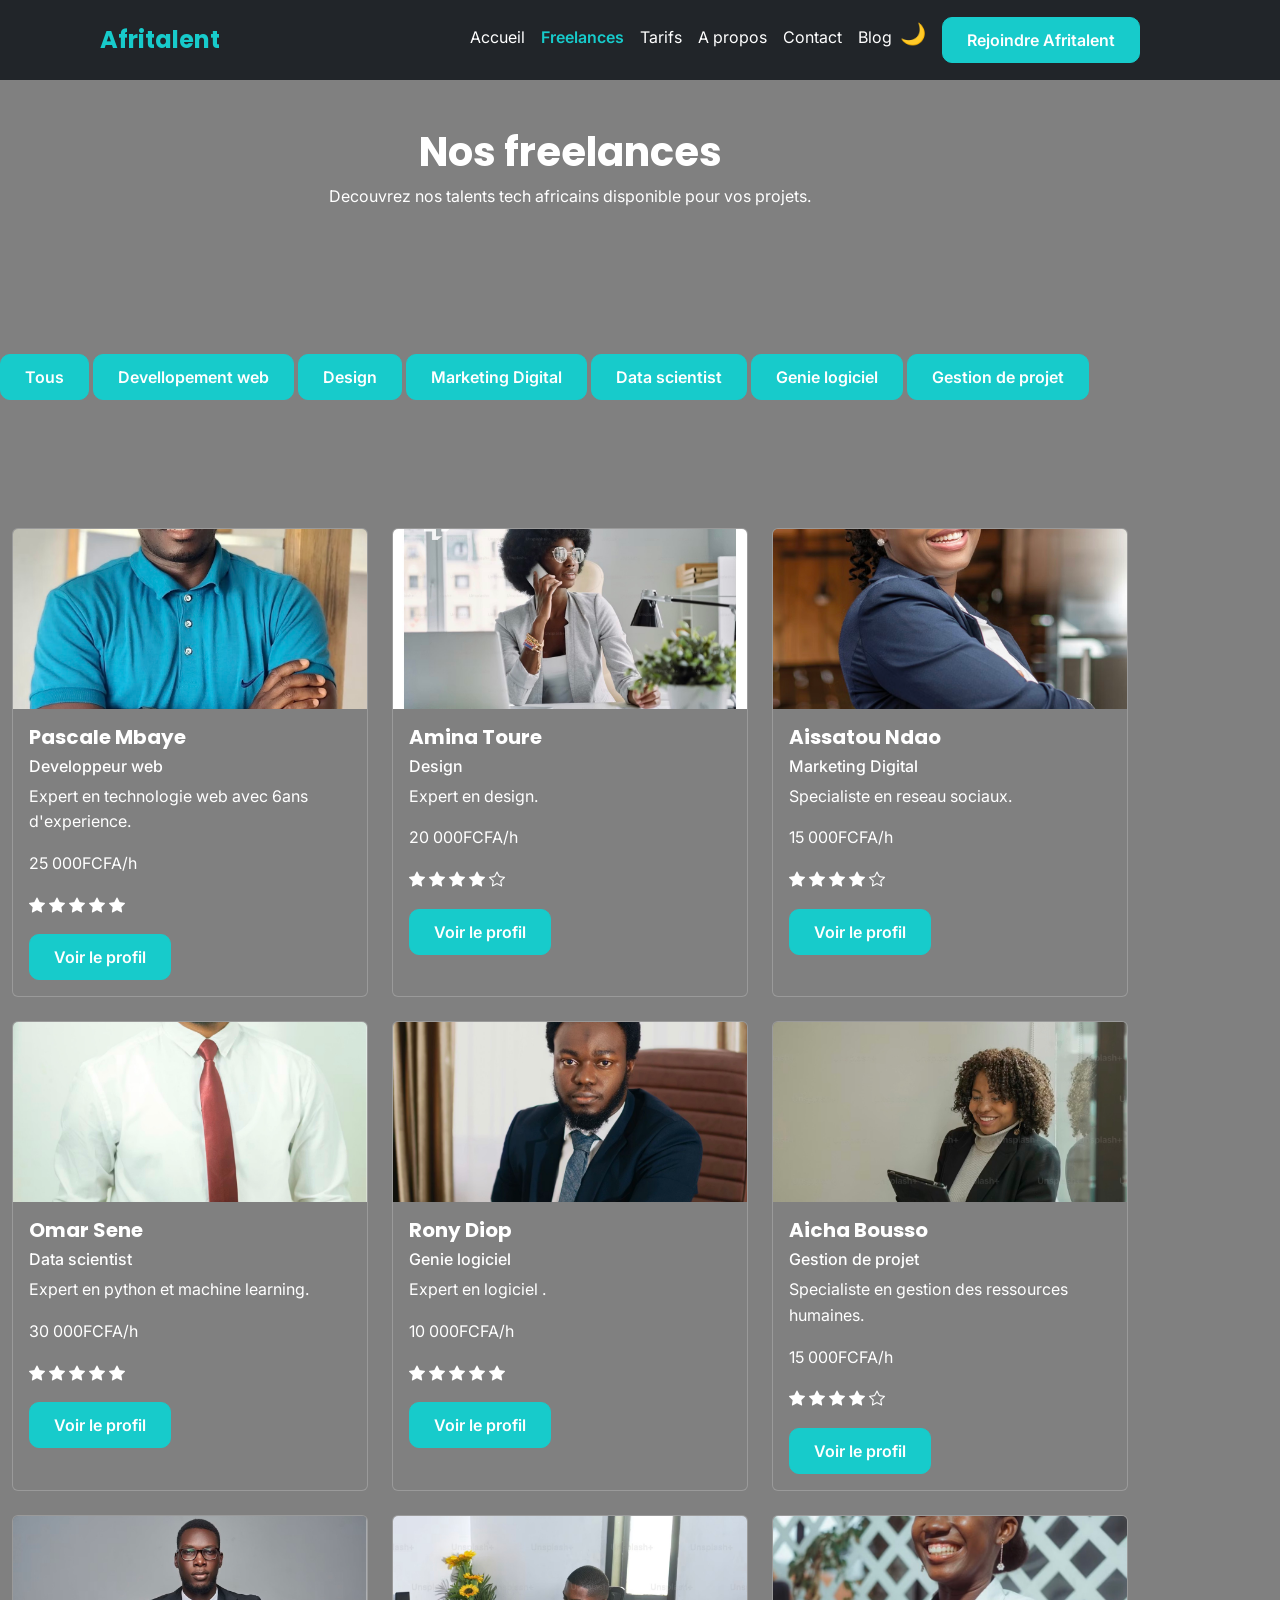
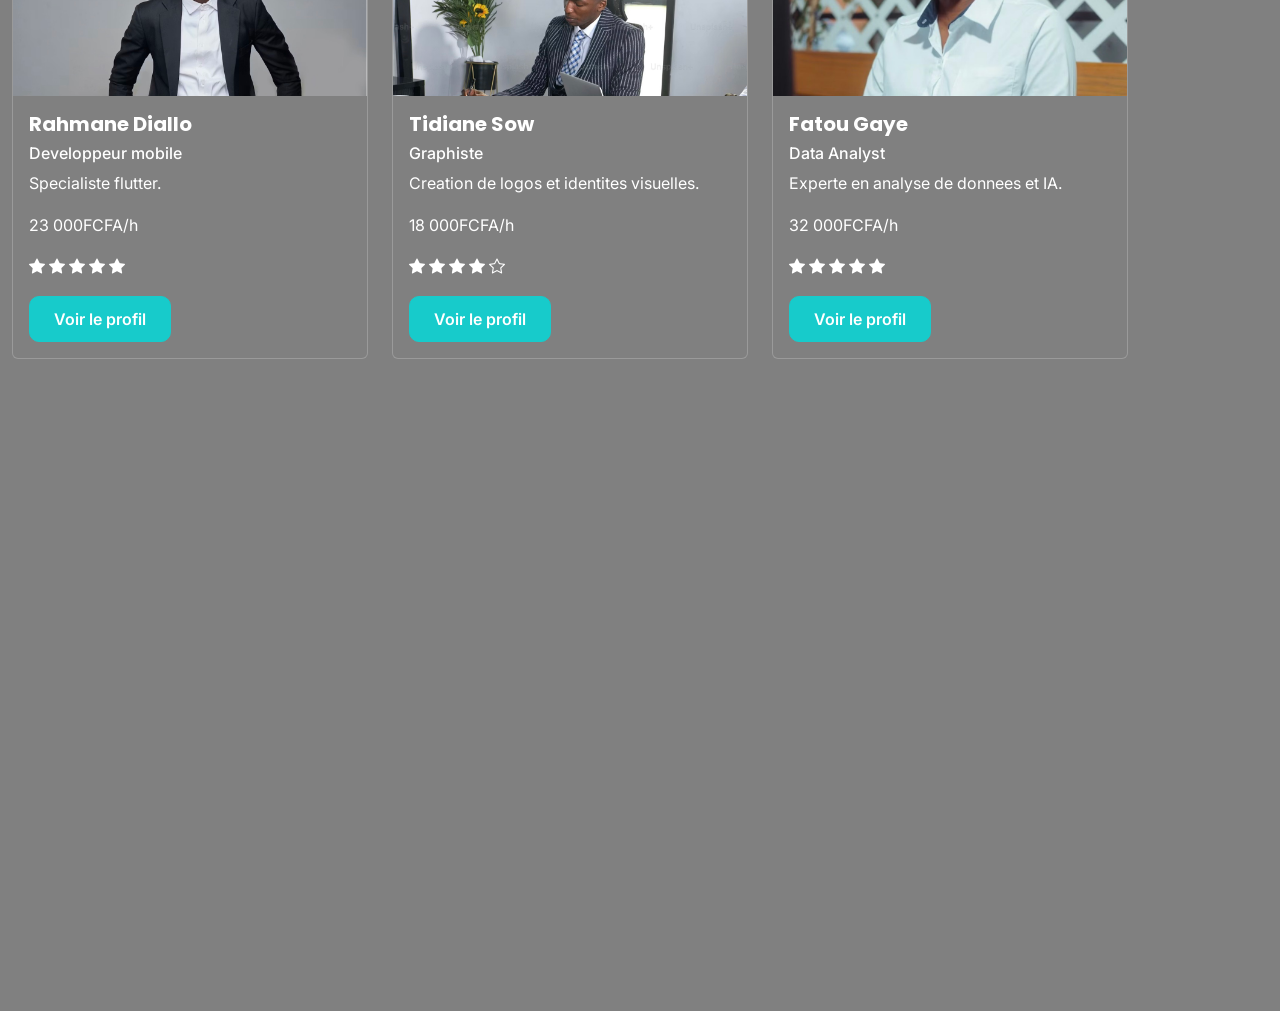
<file: freelances.html>
<!DOCTYPE html>
<html lang="fr">
<head>
    <meta charset="UTF-8">
    <meta name="viewport" content="width=device-width, initial-scale=1.0">
    <title>Afritalent-Freelances</title>
    <link rel="stylesheet" href="https://fonts.googleapis.com/css2?family=poppins:wght@400;600;700&family=Inter:wght@400;500;600&display=swap">
    <link rel="stylesheet" href="https://cdn.jsdelivr.net/npm/bootstrap@5.3.0/dist/css/bootstrap.min.css">
    <link rel="stylesheet" href="https://cdn.jsdelivr.net/npm/bootstrap-icons@1.11.3/font/bootstrap-icons.css">
    <link rel="stylesheet" href="css/style.css">
</head>
<body>
    <header>
        <nav id="navbar" class="navbar navbar-expand-lg fixed-top navbar-dark bg-dark">
            <div class="container">
                <a class="navbar-brand" href="index.html">Afritalent</a>
                <button class="navbar-toggler" type="button" data-bs-toggle="collapse" data-bs-target="#navMenu" aria-label="toggle navigation">
                    <span class="navbar-toggler-icon"></span>
                </button>
                <div class="collapse navbar-collapse" id="navMenu">
                    <ul class="navbar-nav ms-auto">
                        <li class="nav-item"><a class="nav-link" href="index.html">Accueil</a></li>
                        <li class="nav-item"><a class="nav-link active" href="freelances.html">Freelances</a></li>
                        <li class="nav-item"><a class="nav-link" href="tarifs.html">Tarifs</a></li>
                        <li class="nav-item"><a class="nav-link" href="about.html">A propos</a></li>
                        <li class="nav-item"><a class="nav-link" href="contact.html">Contact</a></li>
                        <li class="nav-item"><a class="nav-link" href="#">Blog</a></li>
                        <li class="nav-item"><button id="darkModeToggle">🌙</button></li>
                        <li class="nav-item"><a class="btn btn-primary ms-3" href="contact.html">Rejoindre Afritalent</a></li>
                    </ul>
                </div>
            </div>
        </nav>
    </header>
    <main>
        <section id="titre">
            <div class="container py-5">
                <h1>Nos freelances</h1>
                <p>Decouvrez nos talents tech africains disponible pour vos projets.</p>
            </div>
        </section>
        <section id="filtres">
            <div class="container">
                <button class="btn btn-outline-primary" onclick="filtrer('tous')">Tous</button>
                <button class="btn btn-outline-primary" onclick="filtrer('dev')">Devellopement web</button>
                <button class="btn btn-outline-primary" onclick="filtrer('design')">Design</button>
                <button class="btn btn-outline-primary" onclick="filtrer('marketing')">Marketing Digital</button>
                <button class="btn btn-outline-primary" onclick="filtrer('data')">Data scientist</button>
                <button class="btn btn-outline-primary" onclick="filtrer('logiciel')">Genie logiciel</button>
                <button class="btn btn-outline-primary" onclick="filtrer('gestion')">Gestion de projet</button>
            </div>
        </section>
        <section id="grille-freelances">
            <div class="container py-5">
                <div class="row" id="liste-freelances">
                    <!--freelance1-->
                    <div class="col-12 col-md-6 col-lg-4 mb-4 carte-freelance fade-in" data-categorie="dev">
                        <div class="card">
                            <img src="images/IMG_7596-1.jpeg" class="card-img-top "  alt="photo de pascale">
                            <div class="card-body">
                                <h5 class="card-title">Pascale Mbaye</h5>
                                <h6>Developpeur web</h6>
                                <p class="card-text">Expert en technologie web avec 6ans d'experience.</p>
                                <p>25 000FCFA/h</p>
                                <p>
                                    <i class="bi bi-star-fill"></i>
                                    <i class="bi bi-star-fill"></i>
                                    <i class="bi bi-star-fill"></i>
                                    <i class="bi bi-star-fill"></i>
                                    <i class="bi bi-star-fill"></i>
                                </p>
                                <button class="btn btn-outline-primary">Voir le profil</button>
                            </div>
                        </div>
                    </div>
                    <!--freelance2-->
                    <div class="col-12 col-md-6 col-lg-4 mb-4 carte-freelance fade-in" data-categorie="design">
                        <div class="card">
                            <img src="images/IMG_7592.jpeg" class="card-img-top" alt="photo d'amina">
                            <div class="card-body">
                                <h5 class="card-title">Amina Toure</h5>
                                <h6>Design</h6>
                                <p class="card-text">Expert en design.</p>
                                <p>20 000FCFA/h</p>
                                <p>
                                    <i class="bi bi-star-fill"></i>
                                    <i class="bi bi-star-fill"></i>
                                    <i class="bi bi-star-fill"></i>
                                    <i class="bi bi-star-fill"></i>
                                    <i class="bi bi-star"></i>
                                </p>
                                <button class="btn btn-outline-primary">Voir le profil</button>
                            </div>
                        </div>
                    </div>
                    <!--freelance3-->
                    <div class="col-12 col-md-6 col-lg-4 mb-4 carte-freelance fade-in" data-categorie="marketing">
                        <div class="card">
                            <img src="images/IMG_7583.jpeg" class="card-img-top" alt="photo d'aissatou">
                            <div class="card-body">
                                <h5 class="card-title">Aissatou Ndao</h5>
                                <h6>Marketing Digital</h6>
                                <p class="card-text">Specialiste en reseau sociaux.</p>
                                <p>15 000FCFA/h</p>
                                <p>
                                    <i class="bi bi-star-fill"></i>
                                    <i class="bi bi-star-fill"></i>
                                    <i class="bi bi-star-fill"></i>
                                    <i class="bi bi-star-fill"></i>
                                    <i class="bi bi-star"></i>
                                </p>
                                <button class="btn btn-outline-primary">Voir le profil</button>
                            </div>
                        </div>
                    </div>
                    <!--freelance4-->
                    <div class="col-12 col-md-6 col-lg-4 mb-4 carte-freelance fade-in" data-categorie="data">
                        <div class="card">
                            <img src="images/IMG_7598.jpeg" class="card-img-top" alt="photo d'omar">
                            <div class="card-body">
                                <h5 class="card-title">Omar Sene</h5>
                                <h6>Data scientist</h6>
                                <p class="card-text">Expert en python et machine learning.</p>
                                <p>30 000FCFA/h</p>
                                <p>
                                    <i class="bi bi-star-fill"></i>
                                    <i class="bi bi-star-fill"></i>
                                    <i class="bi bi-star-fill"></i>
                                    <i class="bi bi-star-fill"></i>
                                    <i class="bi bi-star-fill"></i>
                                </p>
                                <button class="btn btn-outline-primary">Voir le profil</button>
                            </div>
                        </div>
                    </div>
                    <!--freelance5-->
                    <div class="col-12 col-md-6 col-lg-4 mb-4 carte-freelance fade-in" data-categorie="logiciel">
                        <div class="card">
                            <img src="images/IMG_7599.jpeg" class="card-img-top" alt="photo de Rony">
                            <div class="card-body">
                                <h5 class="card-title">Rony Diop</h5>
                                <h6>Genie logiciel</h6>
                                <p class="card-text">Expert en logiciel .</p>
                                <p>10 000FCFA/h</p>
                                <p>
                                    <i class="bi bi-star-fill"></i>
                                    <i class="bi bi-star-fill"></i>
                                    <i class="bi bi-star-fill"></i>
                                    <i class="bi bi-star-fill"></i>
                                    <i class="bi bi-star-fill"></i>
                                </p>
                                <button class="btn btn-outline-primary">Voir le profil</button>
                            </div>
                        </div>
                    </div>
                    <!--freelance6-->
                    <div class="col-12 col-md-6 col-lg-4 mb-4 carte-freelance fade-in" data-categorie="gestion">
                        <div class="card">
                            <img src="images/IMG_7595.jpeg" class="card-img-top" alt="photo d'aicha">
                            <div class="card-body">
                                <h5 class="card-title">Aicha Bousso</h5>
                                <h6>Gestion de projet</h6>
                                <p class="card-text">Specialiste en gestion des ressources humaines.</p>
                                <p>15 000FCFA/h</p>
                                <p>
                                    <i class="bi bi-star-fill"></i>
                                    <i class="bi bi-star-fill"></i>
                                    <i class="bi bi-star-fill"></i>
                                    <i class="bi bi-star-fill"></i>
                                    <i class="bi bi-star"></i>
                                </p>
                                <button class="btn btn-outline-primary">Voir le profil</button>
                            </div>
                        </div>
                    </div>
                    <!--freelance7-->
                    <div class="col-12 col-md-6 col-lg-4 mb-4 carte-freelance fade-in" data-categorie="dev">
                        <div class="card">
                            <img src="images/IMG_7600.jpeg" class="card-img-top" alt="photo de rahmane">
                            <div class="card-body">
                                <h5 class="card-title">Rahmane Diallo</h5>
                                <h6>Developpeur mobile</h6>
                                <p class="card-text">Specialiste flutter.</p>
                                <p>23 000FCFA/h</p>
                                <p>
                                    <i class="bi bi-star-fill"></i>
                                    <i class="bi bi-star-fill"></i>
                                    <i class="bi bi-star-fill"></i>
                                    <i class="bi bi-star-fill"></i>
                                    <i class="bi bi-star-fill"></i>
                                </p>
                                <button class="btn btn-outline-primary">Voir le profil</button>
                            </div>
                        </div>
                    </div>
                    <!--freelance8-->
                    <div class="col-12 col-md-6 col-lg-4 mb-4 carte-freelance fade-in" data-categorie="design">
                        <div class="card">
                            <img src="images/IMG_7589.jpeg" class="card-img-top" alt="photo de tidiane">
                            <div class="card-body">
                                <h5 class="card-title">Tidiane Sow</h5>
                                <h6>Graphiste</h6>
                                <p class="card-text">Creation de logos et identites visuelles.</p>
                                <p>18 000FCFA/h</p>
                                <p>
                                    <i class="bi bi-star-fill"></i>
                                    <i class="bi bi-star-fill"></i>
                                    <i class="bi bi-star-fill"></i>
                                    <i class="bi bi-star-fill"></i>
                                    <i class="bi bi-star"></i>
                                </p>
                                <button class="btn btn-outline-primary">Voir le profil</button>
                            </div>
                        </div>
                    </div>
                    <!--freelance9-->
                    <div class="col-12 col-md-6 col-lg-4 mb-4 carte-freelance fade-in" data-categorie="data">
                        <div class="card">
                            <img src="images/IMG_7597-1.jpeg" class="card-img-top" alt="photo de fatou">
                            <div class="card-body">
                                <h5 class="card-title">Fatou Gaye</h5>
                                <h6>Data Analyst</h6>
                                <p class="card-text">Experte en analyse de donnees et IA.</p>
                                <p>32 000FCFA/h</p>
                                <p>
                                    <i class="bi bi-star-fill"></i>
                                    <i class="bi bi-star-fill"></i>
                                    <i class="bi bi-star-fill"></i>
                                    <i class="bi bi-star-fill"></i>
                                    <i class="bi bi-star-fill"></i>
                                </p>
                                <button class="btn btn-outline-primary">Voir le profil</button>
                            </div>
                        </div>
                    </div>
                </div>
            </div>
        </section>
    </main>
    <footer class="fade-in">
        <div class="container py-4">
            <div class="row">
                <div class="col-md-3 fade-in">
                    <img src="images/DC664157-3EB7-4E74-A8DB-6AE48C035BEC.png" alt="logo Afritalent" width="120">
                    <h3>Afritalent</h3>
                    <p>La plateforme de reference pour les freelances tech africains.</p>
                    <a href="#"><i class="bi bi-tiktok"></i></a>
                    <a href="#"><i class="bi bi-facebook"></i></a>
                    <a href="#"><i class="bi bi-instagram"></i></a>
                </div>
                <div class="col-md-3 fade-in">
                    <h4>Liens utiles</h4>
                    <ul>
                        <li><a href="index.html">Accueil</a></li>
                        <li><a href="freelances.html">Freelances</a></li>
                        <li><a href="tarifs.html">Tarifs</a></li>
                    </ul>
                </div>
                <div class="col-md-3 fade-in">
                    <h4>Ressources</h4>
                    <ul>
                        <li><a href="#">Blog</a></li>
                        <li><a href="#">Support</a></li>
                    </ul>
                </div>
                <div class="col-md-3 fade-in">
                    <h4>Contact</h4>
                    <p>contact@afritalent.com</p>
                    <p>Tel:+221 77-088-52-41</p>
                    <p>Adresse:Dakar,senegal</p>
                </div>
            </div>
            <p>&copy; <span id="annee"></span> Afritalent.Tous droits reserves.</p>
        </div>
    </footer>
    <button id="backToTop"><i class="bi bi-arrow-up"></i></button>
    <script src="https://cdn.jsdelivr.net/npm/bootstrap@5.3.0/dist/js/bootstrap.bundle.min.js"></script>
    <script src="js/main.js"></script>
</body>
</html>
</file>
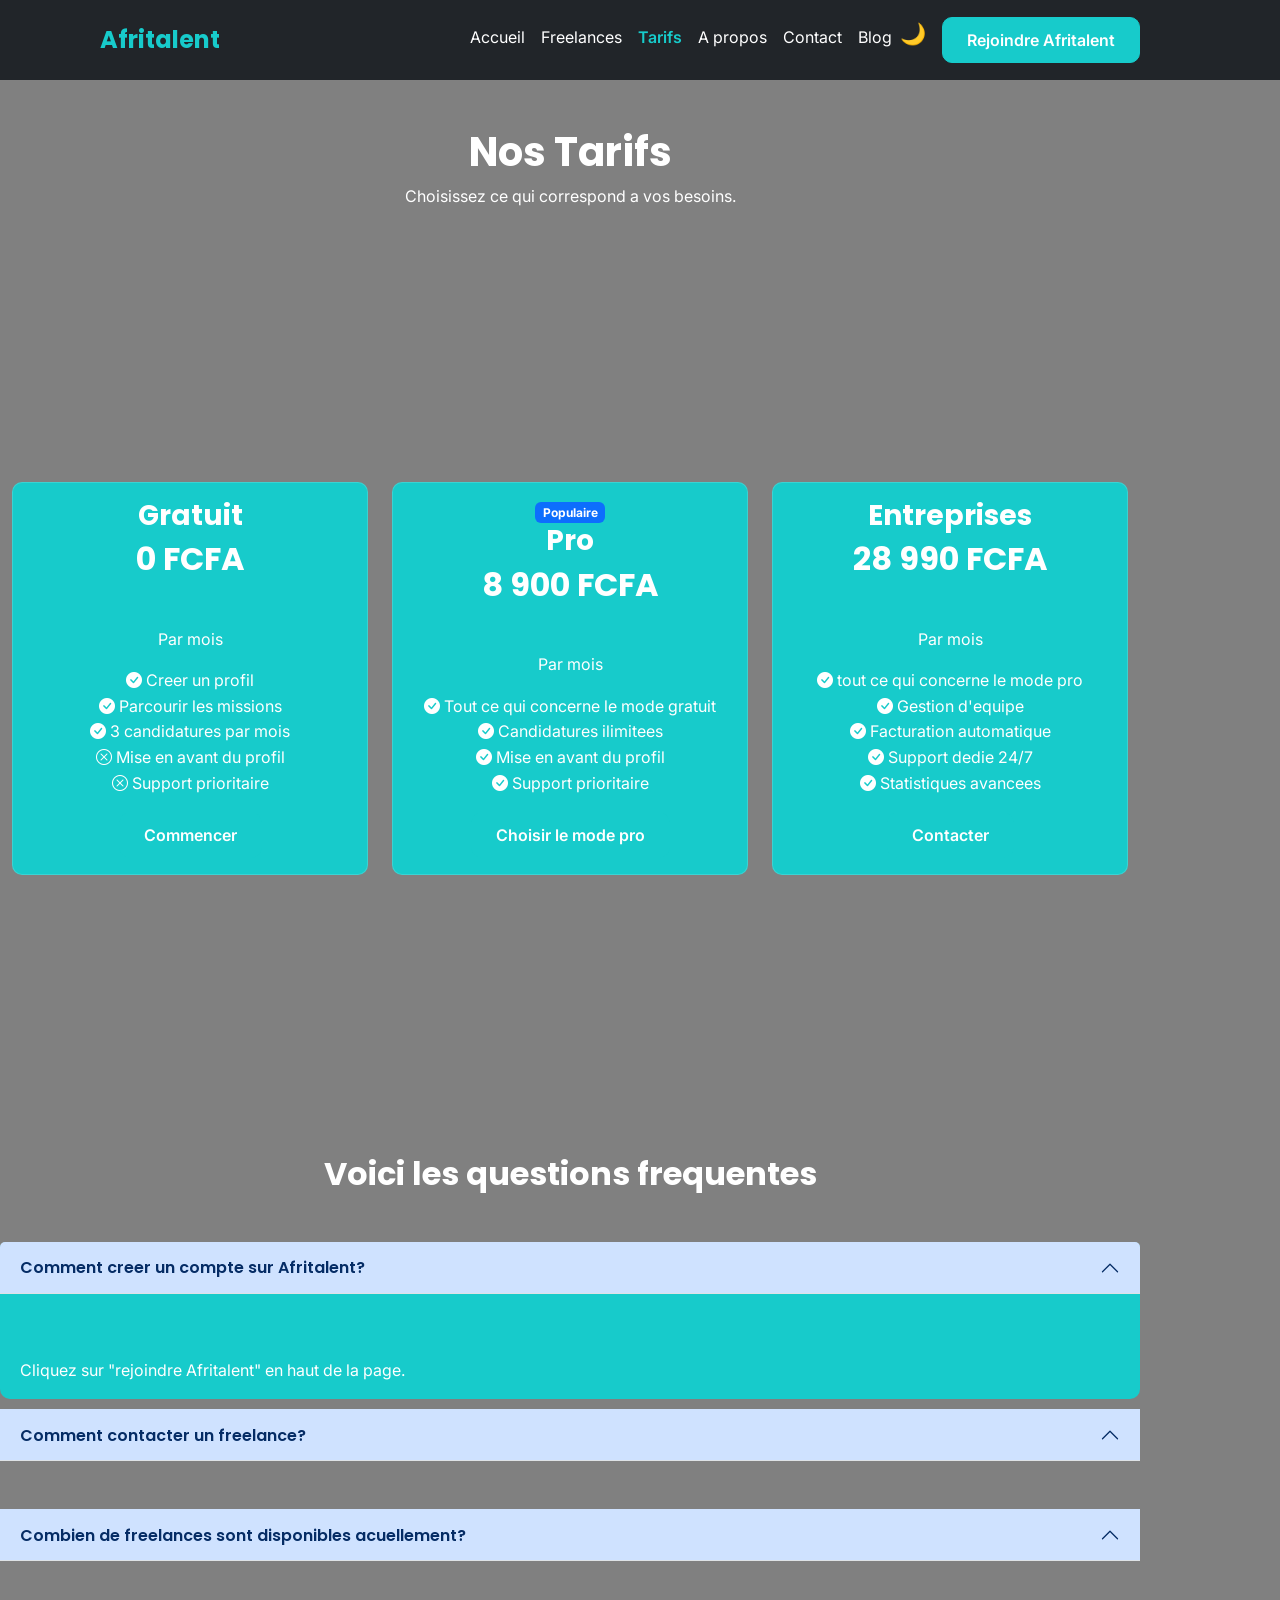
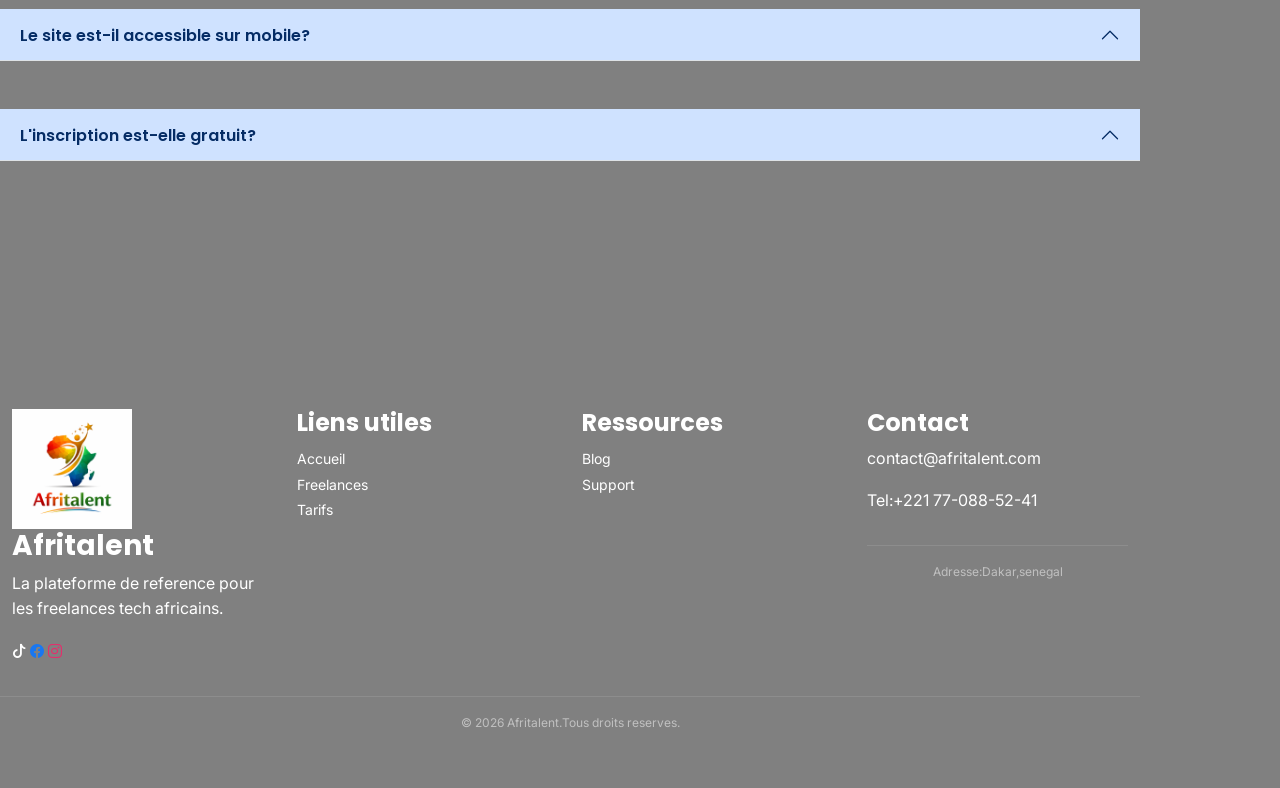
<file: tarifs.html>
<!DOCTYPE html>
<html lang="fr">
<head>
    <meta charset="UTF-8">
    <meta name="viewport" content="width=device-width, initial-scale=1.0">
    <title>Afritalent-Tarifs</title>
    <link rel="stylesheet" href="https://fonts.googleapis.com/css2?family=poppins:wght@400;600;700&family=Inter:wght@400;500;600&display=swap">
    <link rel="stylesheet" href="https://cdn.jsdelivr.net/npm/bootstrap@5.3.0/dist/css/bootstrap.min.css">
    <link rel="stylesheet" href="https://cdn.jsdelivr.net/npm/bootstrap-icons@1.11.3/font/bootstrap-icons.css">
    <link rel="stylesheet" href="css/style.css">
</head>
<body>
    <header>
        <nav id="navbar" class="navbar navbar-expand-lg fixed-top navbar-dark bg-dark">
            <div class="container">
                <a class="navbar-brand" href="index.html">Afritalent</a>
                <button class="navbar-toggler" type="button" data-bs-toggle="collapse" data-bs-target="#navMenu" aria-label="toggle navigation">
                    <span class="navbar-toggler-icon"></span>
                </button>
                <div class="collapse navbar-collapse" id="navMenu">
                    <ul class="navbar-nav ms-auto">
                        <li class="nav-item"><a class="nav-link" href="index.html">Accueil</a></li>
                        <li class="nav-item"><a class="nav-link" href="freelances.html">Freelances</a></li>
                        <li class="nav-item"><a class="nav-link active" href="tarifs.html">Tarifs</a></li>
                        <li class="nav-item"><a class="nav-link" href="about.html">A propos</a></li>
                        <li class="nav-item"><a class="nav-link" href="contact.html">Contact</a></li>
                        <li class="nav-item"><a class="nav-link" href="#">Blog</a></li>
                        <li class="nav-item"><button id="darkModeToggle">🌙</button></li>
                        <li class="nav-item"><a class="btn btn-primary ms-3" href="contact.html">Rejoindre Afritalent</a></li>
                    </ul>
                </div>
            </div>
        </nav>
    </header>
    <main>
        <section id="titre">
            <div class="container py-5">
                <h1>Nos Tarifs</h1>
                <p>Choisissez ce qui correspond a vos besoins.</p>
            </div>
        </section>
        <section id="plans">
            <div class="container py-5">
                <div class="row">
                    <div class="col-md-4">
                        <div class="card">
                            <div class="card-body text-center">
                                <h3>Gratuit</h3>
                                <h2>0 FCFA</h2>
                                <p>Par mois</p>
                                <ul class="list-unstyled">
                                    <li><i class="bi bi-check-circle-fill"></i> Creer un profil</li>
                                    <li><i class="bi bi-check-circle-fill"></i> Parcourir les missions</li>
                                    <li><i class="bi bi-check-circle-fill"></i> 3 candidatures par mois</li>
                                    <li><i class="bi bi-x-circle"></i> Mise en avant du profil</li>
                                    <li><i class="bi bi-x-circle"></i> Support prioritaire</li>
                                </ul>
                                <a href="#" class="btn btn-outline-primary">Commencer</a>
                            </div>
                        </div>
                    </div>
                    <div class="col-md-4">
                        <div class="card border-primary">
                            <div class="card-body text-center">
                                <span class="badge bg-primary">Populaire</span>
                                <h3>Pro</h3>
                                <h2>8 900 FCFA</h2>
                                <p>Par mois</p>
                                <ul class="list-unstyled">
                                    <li><i class="bi bi-check-circle-fill"></i> Tout ce qui concerne le mode gratuit</li>
                                    <li><i class="bi bi-check-circle-fill"></i> Candidatures ilimitees</li>
                                    <li><i class="bi bi-check-circle-fill"></i> Mise en avant du profil</li>
                                    <li><i class="bi bi-check-circle-fill"></i> Support prioritaire</li>
                                </ul>
                                <a href="#" class="btn btn-primary">Choisir le mode pro</a>
                            </div>
                        </div>
                    </div>
                    <div class="col-md-4">
                        <div class="card">
                            <div class="card-body text-center">
                                <h3>Entreprises</h3>
                                <h2>28 990 FCFA</h2>
                                <p>Par mois</p>
                                <ul class="list-unstyled">
                                    <li><i class="bi bi-check-circle-fill"></i> tout ce qui concerne le mode pro</li>
                                    <li><i class="bi bi-check-circle-fill"></i> Gestion d'equipe</li>
                                    <li><i class="bi bi-check-circle-fill"></i> Facturation automatique</li>
                                    <li><i class="bi bi-check-circle-fill"></i> Support dedie 24/7</li>
                                    <li><i class="bi bi-check-circle-fill"></i> Statistiques avancees</li>
                                </ul>
                                <a href="#" class="btn btn-outline-primary">Contacter</a>
                            </div>
                        </div>
                    </div>
                </div>
            </div>
        </section>
        <section id="FAQ">
            <div class="container py-5">
                <h2>Voici les questions frequentes</h2>
                <div class="accordion" id="accordionfaq">
                    <div class="accordion-item">
                        <h2 class="accordion-header">
                            <button class="accordion-button" type="button" data-bs-toggle="collapse" data-bs-target="#question1" data-bs-parent="#accordionfaq">Comment creer un compte sur Afritalent?</button>
                        </h2>
                        <div id="question1" class="accordion-collapse collapse show" data-bs-parent="#accordionfaq">
                            <div class="accordion-body">Cliquez sur "rejoindre Afritalent" en haut de la page.</div>
                        </div>
                    </div>
                    <div class="accordion-item">
                        <h2 class="accordion-header">
                            <button class="accordion-button" type="button" data-bs-toggle="collapse" data-bs-target="#question2" data-bs-parent="#accordionfaq">Comment contacter un freelance?</button>
                        </h2>
                        <div id="question2" class="accordion-collapse collapse" data-bs-parent="#accordionfaq">
                            <div class="accordion-body">Allez sur la page des freelances et cliquez sur voir le profil.</div>
                        </div>
                    </div>
                    <div class="accordion-item">
                        <h2 class="accordion-header">
                            <button class="accordion-button" type="button" data-bs-toggle="collapse" data-bs-target="#question3" data-bs-parent="#accordionfaq">Combien de freelances sont disponibles acuellement?</button>
                        </h2>
                        <div id="question3" class="accordion-collapse collapse" data-bs-parent="#accordionfaq">
                            <div class="accordion-body">Actuellement plus de 3000 freelances sont disponibles sur le plateforme.</div>
                        </div>
                    </div>
                    <div class="accordion-item">
                        <h2 class="accordion-header">
                            <button class="accordion-button" type="button" data-bs-toggle="collapse" data-bs-target="#question4" data-bs-parent="#accordionfaq">Le site est-il accessible sur mobile?</button>
                        </h2>
                        <div id="question4" class="accordion-collapse collapse" data-bs-parent="#accordionfaq">
                            <div class="accordion-body">Oui notre site est accessible sur mobile.</div>
                        </div>
                    </div>
                    <div class="accordion-item">
                        <h2 class="accordion-header">
                            <button class="accordion-button" type="button" data-bs-toggle="collapse" data-bs-target="#question5" data-bs-parent="#accordionfaq">L'inscription est-elle gratuit?</button>
                        </h2>
                        <div id="question5" class="accordion-collapse collapse" data-bs-parent="#accordionfaq">
                            <div class="accordion-body">Oui le site est accessible a tous.</div>
                        </div>
                    </div>
                </div>
            </div>
        </section>
    </main>
    <footer class="fade-in">
        <div class="container py-4">
            <div class="row">
                <div class="col-md-3 fade-in">
                    <img src="images/DC664157-3EB7-4E74-A8DB-6AE48C035BEC.png" alt="logo Afritalent" width="120">
                    <h3>Afritalent</h3>
                    <p>La plateforme de reference pour les freelances tech africains.</p>
                    <a href="#"><i class="bi bi-tiktok"></i></a>
                    <a href="#"><i class="bi bi-facebook"></i></a>
                    <a href="#"><i class="bi bi-instagram"></i></a>
                </div>
                <div class="col-md-3 fade-in">
                    <h4>Liens utiles</h4>
                    <ul>
                        <li><a href="index.html">Accueil</a></li>
                        <li><a href="freelances.html">Freelances</a></li>
                        <li><a href="tarifs.html">Tarifs</a></li>
                    </ul>
                </div>
                <div class="col-md-3 fade-in">
                    <h4>Ressources</h4>
                    <ul>
                        <li><a href="#">Blog</a></li>
                        <li><a href="#">Support</a></li>
                    </ul>
                </div>
                <div class="col-md-3 fade-in">
                    <h4>Contact</h4>
                    <p>contact@afritalent.com</p>
                    <p>Tel:+221 77-088-52-41</p>
                    <p>Adresse:Dakar,senegal</p>
                </div>
            </div>
            <p>&copy; <span id="annee"></span> Afritalent.Tous droits reserves.</p>
        </div>
    </footer>
    <button id="backToTop"><i class="bi bi-arrow-up"></i></button>
    <script src="https://cdn.jsdelivr.net/npm/bootstrap@5.3.0/dist/js/bootstrap.bundle.min.js"></script>
    <script src="js/main.js"></script>
</body>
</html>
</file>
<file: css/style.css>
/*declaration des variables*/
:root{
    --couleur-primaire:rgb(23, 203, 203);
    --couleur-secondaire:rgb(23, 203, 203);
    --couleur-fond:gray;
    --couleur-texte:#333333;
    --couleur-blanc:#ffffff;
    --police-titre:'poppins',sans-serif;
    --police-corps:'Inter',sans-serif;
    --espacement:16px;
    --rayon-bordure:10px;
    
}
*{
    margin: 0;
    padding: 0;
    box-sizing: border-box;
}
/*body*/
body{
    font-family: var(--police-corps);
    color: var(--couleur-texte);
    background-color:var(--couleur-fond);
    line-height: 1.6;
    overflow-y: scroll !important;
}
.container,
.container-fluid,
.row{
    margin-right: 0 !important;
    padding-right: 0 !important;
    margin-left: 0 !important;
    padding-left: 0 !important;
}
h1, h2, h3, h4, h5{
    font-family: var(--police-titre);
    font-weight: 700;
    color: var(--couleur-blanc);
}
p{
    color: var(--couleur-blanc);
}
a{
    text-decoration: none;
}
/*images*/
img{
    max-width: 100%;
    height: auto;
}
/*navbar*/
#navbar{
   position:fixed;
   top: 0;
   z-index: 1000;
}
.navbar-brand{
    font-family: var(--police-titre);
    font-size: 24px;
    color: var(--couleur-primaire) !important;
    font-weight: 700;
    padding-left: 100px;
}
.nav-link{
    color: var(--couleur-blanc) !important;
    font-family: var(--police-corps);
    transition: color 0.3s ease;
}
.nav-link:hover{
    color: var(--couleur-primaire) !important;
}
.nav-link.active{
    color: var(--couleur-primaire) !important;
    font-weight: 600;
}
/*dark mode toggle*/
#darkModeToggle{
    background: none;
    border: none;
    font-size: 21px;
    cursor: pointer;
    color: var(--couleur-blanc);
}
/*bouton*/
.btn-primary,
.btn-outline-primary{
    background-color: var(--couleur-primaire) !important;
    border-color: var(--couleur-primaire) !important;
    color: var(--couleur-blanc) !important;
    border-radius: var(--rayon-bordure);
    padding: 10px 24px;
    font-weight: 600;
    transition: all 0.3s ease;
}
.btn-primary:hover,
.btn-outline-primary:hover{
    background-color:black !important;
    border-color:black !important;
}


#filtres.container {
  display: flex !important;
  flex-wrap: wrap !important;
  gap: 16px !important;
  justify-content: center !important;
  padding: 32px 16px !important;
  
}
@media (max-width: 768px) {
  #filtres.container {
    flex-direction: column !important;
    align-items: center !important;
  }

  #filtres .btn{
    width: 80% !important;
    margin: 4px 0 !important;
  }
}
/*section call to action*/
#cta .btn-primary{
    background-color: var(--couleur-fond) !important;
    border-color: var(--couleur-fond) !important;
}
#cta .btn-primary:hover{
    background-color: black !important;
    border-color:black!important;
}
/*section titre*/
#titre{
    text-align: center;
    padding: 80px 0;
    background-color: var(--couleur-fond);
}
/*section hero*/
#hero {
     
    padding: 80px 0;
    text-align: center;
    min-height: 180vh; 
    max-height: 100vh;
    
    background-size: cover;
    background-position: center top;
    background-repeat: no-repeat;
    background-attachment: scroll;
    position: relative;
    
} 
/* Image Hero */
.hero-image{
    width: 100%;
    max-width: 500px;
    border-radius: 24px;
    box-shadow: 0 20px 50px rgba(0,0,0,0.15);
    transition: transform 0.4s ease, box-shadow 0.4s ease;
}

.hero-image:hover{
    transform: translateY(-8px);
    box-shadow: 0 30px 60px rgba(0,0,0,0.25);
}
#hero h1 { 
    font-size: 48px;
    margin-bottom: 16px; 
}
#hero p { 
    font-size: 18px;
    margin-bottom: 32px;
}
#hero .btn {
    margin-right: 16px;
    margin-bottom: 48px;
}
body.dark-mode #hero{
    background-image: linear-gradient(rgba(0, 0, 0, 0.7), rgba(0, 0, 0, 0.7)), url('../images/IMG_01.jpeg')!important;
    background-size: cover !important;
    background-position: center !important;
} 
.counter {
    color: var(--couleur-primaire); 
    font-size: 48px;
    font-weight: 700;
    font-family: var(--police-titre);
}
/*section comment ca marche*/
#comment-ca-marche {
    padding: 80px 0;
    background-color: var(--couleur-fond); 
}
#comment-ca-marche h2 {
    text-align: center;
    margin-bottom: 48px;
    font-size: 36px;
} 
/*bento-grid*/
.bento-grid {
    display: grid;
    grid-template-columns: repeat(3, 1fr); gap: 24px;
}
.bento-card {
    background-color: rgba(255, 255, 255, 0.1);
    border-radius: var(--rayon-bordure);
    padding: 24px;
    margin-left: 50px;
    
    
}
.bento-large {
    grid-column: span 2;
    margin-left: 50px;
}
.bento-wide {
    grid-column: span 3;
}
.step-number {
    font-size: 48px; 
    font-weight: 700; 
    color: var(--couleur-primaire); 
} 
/*section categories*/
#Categories { 
    padding: 80px 0; 
    background-color: var(--couleur-fond); 
}
#Categories h2 { 
    text-align: center; 
    margin-bottom: 48px; 
}
#Categories .col-md-4 { 
    text-align: center; 
    padding: 24px; 
    border-radius: var(--rayon-bordure); 
    transition: all 0.3s ease; 
    margin-bottom: 16px; 
}
#Categories .col-md-4:hover { 
    
    transform: translateY(-5px); 
        
}
#Categorie .col-md-4.fade-in:nth-child(1){
    transition-delay: 0s;
}
#Categorie .col-md-4.fade-in:nth-child(2){
    transition-delay: 0.1s;
}
#Categorie .col-md-4.fade-in:nth-child(3){
    transition-delay: 0.2s;
}
#Categorie .col-md-4.fade-in:nth-child(4){
    transition-delay: 0.3s;
}
#Categorie .col-md-4.fade-in:nth-child(5){
    transition-delay: 0.4s;
}
#Categorie .col-md-4.fade-in:nth-child(6){
    transition-delay: 0.5s;
}
#temoignages { 
    padding: 80px 0;                
    text-align: center; 
}
/*section temoignages*/ 
#temoignages h2 { 
    margin-bottom: 48px; 
}
 #temoignages img {
    width: 80px; height: 80px; 
    border-radius: 50%; 
    object-fit: cover; 
    object-position: center center; 
    margin-bottom: 16px; 
}
/*section call to action*/
#cta { 
    padding: 80px 0; 
    background-color: var(--couleur-primaire); 
    text-align: center; 
}
#cta h2{
    font-size: 36px;
    margin-bottom: 16px;
    color: var(--couleur-blanc);
}
#cta p{
    font-size: 18px;
    margin-bottom: 32px;
    color: var(--couleur-blanc);
}
#cta .btn-outline-primary{
    background-color: var(--couleur-fond) !important;
    border-color:var(--couleur-fond) !important;
    color: var(--couleur-blanc) !important;
    gap: 500px;
}
#cta .btn-primary:hover{
    background-color:black;
    border-color:black;
}
/*section grille de freelances*/
#grille-freelances{
    padding: 80px 0;
    background-color: var(--couleur-fond);
}
#grille-freelances h2{
    text-align: center;
    margin-bottom: 48px;
    color: var(--couleur-blanc);
}
/*card*/
.card{
    background-color:rgb(23, 203, 203) !important; 
    border: 1px solid rgba(2555, 255, 255, 0.15) !important;
    color: var(--couleur-blanc);
}
.card-freelance .card{
    border-radius: var(--rayon-bordure);
    overflow: hidden;
    transition: all 0.3s ease;
    margin-bottom: 24px;
    background-color:rgb(23, 203, 203) !important;
    border: 1px solid rgba(255, 255, 255, 0.2) !important;
    
}
.card-freelance .card:hover{
    transform: translateY(-5px);
    box-shadow: 0 8px 24px rgba(0, 0, 0, 0.3);
}

 .card-img-top{
 
    height: 180px !important;
    object-fit: cover !important;
    object-position: center center ;
}
/*photo-freelance*/
#photopascale{
    object-position: center 5%!important;
    
}
#photoaissatou{
    object-position: center 20% !important;
}
#photoomar{
    object-position: center 10% !important;
}
#photofatou{
    object-position: center 5% !important;
}
/*section carte freelance*/
.carte-freelance .card{
    height: 100% !important;
    background-color: var(--couleur-fond) !important;
    border: 1px solid rgba(255, 255, 255, 0.2) !important;
}
.carte-freelance .card-boby{
    background-color: var(--couleur-fond) !important;
}
.carte-freelance .card-title,
.carte-freelance h6,
.carte-freelance .card-text,
.carte-freelance p{
    color: var(--couleur-blanc) !important;
}
.carte-freelance.fade-in:nth-child(1){
    transition-delay: 0s;
}
.carte-freelance.fade-in:nth-child(2){
    transition-delay: 0.1s;
}
.carte-freelance.fade-in:nth-child(3){
    transition-delay: 0.2s;
}
.carte-freelance.fade-in:nth-child(4){
    transition-delay: 0.3s;
}
.carte-freelance.fade-in:nth-child(5){
    transition-delay: 0.4s;
}
.carte-freelance.fade-in:nth-child(6){
    transition-delay: 0.5s;
}
.carte-freelance.fade-in:nth-child(7){
    transition-delay: 0.6;
}
.carte-freelance.fade-in:nth-child(8){
    transition-delay: 0.7;
}
.carte-freelance.fade-in:nth-child(9){
    transition-delay: 0.8;
}
/*section plans*/
#plans{
    padding: 80px 0;
    background-color: var(--couleur-fond);
}
#plans h2{
    text-align: center;
    margin-bottom: 48px;
    color: var(--couleur-blanc);
}
#plans .card{
    border-radius: var(--rayon-bordure);
    margin-bottom: 24px;
    transition: all 0.3s ease;
    background-color: rgba(2555, 255, 255, 0.1);
    color: var(--couleur-blanc);
}
#plans .card:hover{
    transform: translateY(-5px);
    box-shadow: 0 8px 24px rgba(0, 0, 0, 0.3);
}
#plans h3,
#plans h2{
    color: var(--couleur-blanc);
}
#plans li{
    color: var(--couleur-blanc);
}
/*section FAQ*/
#FAQ{
    padding: 80px 0;
    
}
#FAQ h2{
    text-align: center;
    margin-bottom: 48px;
    color: var(--couleur-blanc);
}
/*section accordion*/
.accordion-item{
    background-color: rgb(23,203, 203);
    border: 1px solid rgba(2555, 255, 255, 0.1);
    margin-bottom: 10px;
    border-radius:10px;
    border: none;
}
.accordion-button{
    background-color:transparent ;
    color: var(--couleur-blanc);
    font-weight: 600;
}
.accordion-body{
    color: var(--couleur-blanc);
}
/*section histoire*/
#histoire{
    padding: 80px 0;
    background-color: var(--couleur-fond);
}
#histoire h2{
    color: var(--couleur-blanc);
    margin-bottom: 24px;
}
#histoire p{
    color: var(--couleur-blanc);
    font-size: 16px;
}
#histoire img{
    border-radius: var(--rayon-bordure);
    width: 100%;
    height: 300px;
    object-fit: cover;
}
/*section equipe*/
#equipe{
    padding: 80px 0;
    background-color: var(--couleur-fond);
}
#equipe h2{
    text-align: center;
    margin-bottom: 48px;
    color: var(--couleur-blanc);
}
#equipe .card{
    border-bottom: var(--rayon-bordure);
    transition: all 0.3 ease;
    margin-bottom: 24px;
    background-color: rgba(2555, 255, 255, 0.1);
}
#equipe .card:hover{
    transform: translateY(-5px);
    box-shadow:0 8px 24px rgba(0, 0, 0, 0.3);
}
#equipe .card-img-top{
    width: 100%;
    height: 200px;
    object-fit: cover;
}
#equipe h5{
    color: var(--couleur-blanc);
    text-align: center;
}
#equipe p{
    color: var(--couleur-blanc);
    text-align: center;
}
#equipe .col-md-3.fade-in:nth-child(1) {
    transition-delay: 0s;
}
#equipe .col-md-3.fade-in:nth-child(2) {
    transition-delay: 0.4s;
}
#equipe .col-md-3.fade-in:nth-child(3) {
    transition-delay: 0.8s;
}
#equipe .col-md-3.fade-in:nth-child(4) {
    transition-delay: 0.10s;
}
/*section valeurs*/
#valeurs{
    padding: 80px 0;
    background-color: var(--couleur-fond);
}
#valeurs h2{
    text-align: center;
    margin-bottom: 48px;
    color: var(--couleur-blanc);
}
#valeurs h4{
    color: var(--couleur-blanc);
    margin-bottom: 8px;
}
#valeurs p{
    color: var(--couleur-blanc);
}
#valeurs .col-md-3{
    text-align: center;
    padding: 24px;
}
.carte-valeur{
    transition: transform 0.3 ease, box-shadow 0.3s ease;
    border:none ;
    box-shadow: 0 2px 10px rgba(0, 0, 0, 0.1);
}
.carte-valeur:hover{
    transform: translateY(-8px);
    box-shadow: 0 8px 20px rgba(0, 0, 0, 0.2);
}
/*section chiffres*/
#chiffres{
    padding: 80px 0;
    background-color: var(--couleur-fond);
    text-align: center;
}
#chiffres h2{
    margin-bottom: 48px;
    color: var(--couleur-blanc);
}
#chiffres .counter{
    color: var(--couleur-primaire);
    font-size: 48px;
    font-weight: 700;
}
#chiffres p{
    color: var(--couleur-blanc);
}
/*section contact*/
#contact{
    padding: 80px, 0;
    background-color: var(--couleur-fond);
}
#contact h2{
    color: var(--couleur-blanc);
    margin-bottom: 24px;
}
#contact p{
    color:var(--couleur-blanc);
}
#contact label{
    color: var(--couleur-blanc);
    font-weight: 600;
    margin-bottom: 8px;
}
#contact .form-control{
    border-radius: var(--rayon-bordure);
    border: 1px solid rgba(2555, 255, 255, 0.3);
    padding: 10px;
    margin-bottom: 8px;
    background-color: rgba(2555, 255, 255, 0.1);
    color: var(--couleur-blanc);
}
#contact .form-control:focus{
    border-color: var(--couleur-primaire);
    box-shadow: 0 0 0 3px rgba(2555,140, 0, 0.2);
}
#contact-form form{
    background-color: rgb(23, 203, 203);
    padding: 30px;
    border-radius: 10px;
}
#contact iframe{
    border-radius: var(--rayon-bordure);
    width: 100%;
    height: 300px;
}
/*section footer*/
footer{
    background-color: var(--couleur-fond);
    padding: 48px 0 16px;
}
footer h5{
    color: var(--couleur-blanc);
    margin-bottom: 16px;
    font-size: 16px;
    text-transform: uppercase;
}
footer ul{
    list-style: none;
    padding: 0;
}
footer a{
    color: var(--couleur-blanc) !important;
    font-size: 14px;
    transition: color o.3s ease;
}
footer a:hover{
    color: var(--couleur-primaire) !important;
}
footer.fade-in{
    opacity: 0;
    transform: translateY(50px);
    transition: opacity 0.8s ease, transform 0.8s ease;
}
.col-md-3.fade-in:nth-child(1) {
    transition-delay: 0s;
}
.col-md-3.fade-in:nth-child(2) {
    transition-delay: 0.2s;
}
.col-md-3.fade-in:nth-child(3) {
    transition-delay: 0.4s;
}
.col-md-3.fade-in:nth-child(4) {
    transition-delay: 0.6s;
}
footer.fade-in.visible{
    opacity: 1;
    transform: translateY(0);
}
.bi-facebook{color:
    #1877f2;}
.bi-instagram{color: 
    #e1306c;}
 .bi-tiktok{color:
    var(--couleur-blanc);}
footer p:last-child{
    text-align: center;
    font-size: 12px;
    color: rgba(2555, 255, 255, 0.5);
    border-top: 1px solid rgba(2555, 255, 255, 0.1);
    padding-top: 16px;
    margin-top: 32px;
}
/*media queries*/
@media (max-width:768px) {
    #hero h1{
    font-size: 32px;
    }
    #hero p{
    font-size: 16px;
    }
    .bento-grid{
    grid-template-columns: 1fr;
    }
    .bento-large,
    .bento-wide{
    grid-column: span 1;
    }
    #liste-freelances{
    grid-template-columns: repeat(2, 1fr);
    }
    .counter{
    font-size: 32px;
    }   
}
@media (max-width:375px){
    #hero h1{
        font-size: 24px;
    }
    #hero .btn{
        display: block;
        margin-right: 0;
        margin-bottom: 16px;
    }
    #liste-freelances{
        grid-template-columns: 1fr;
    }
    .counter{
        font-size: 24px;
    }
    #plans .col-md-4{
        margin-bottom: 24px;
    }
}
@media (min-width:1200px) {
    #hero h1{
        font-size: 64px;
    }
    .bento-grid{
        grid-template-columns: repeat(3, 1fr);
    }
    #liste-freelances{
        grid-template-columns: repeat(3, 1fr);
    }
}
/*back to top*/
#backToTop{
    display: none;
    position: fixed;
    bottom: 32px;
    right: 32px;
    background-color: var(--couleur-primaire);
    color: var(--couleur-blanc);
    border: none;
    border-radius: 50%;
    width: 48px;
    height: 48px;
    font-size: 24px;
    cursor: pointer;
    z-index: 999;
    transition: all 0.3s ease;
   
}

#backToTop:hover{
    background-color: var(--couleur-primaire);
}
body.dark-mode *{
    background-color: #000000 !important;
    color: #ffffff !important;
}
body.dark-mode #navbar{
    background-color: #000000 !important;
}
body.dark-mode footer{
    background-color: #111111;
}
body.dark-mode #cta{
    background-color: #111111 !important;
}
/*fade-in*/
.fade-in{
    opacity: 0;
    transform: translateY(30px);
    transition: opacity 0.6s ease, transform 0.6s ease;
}
.fade-in.visible{
    opacity: 1;
    transform: translateY(0);
}
.erreur{
    color: red;
    font-size: 12px;
    margin-top: 4px;
}
</file>
